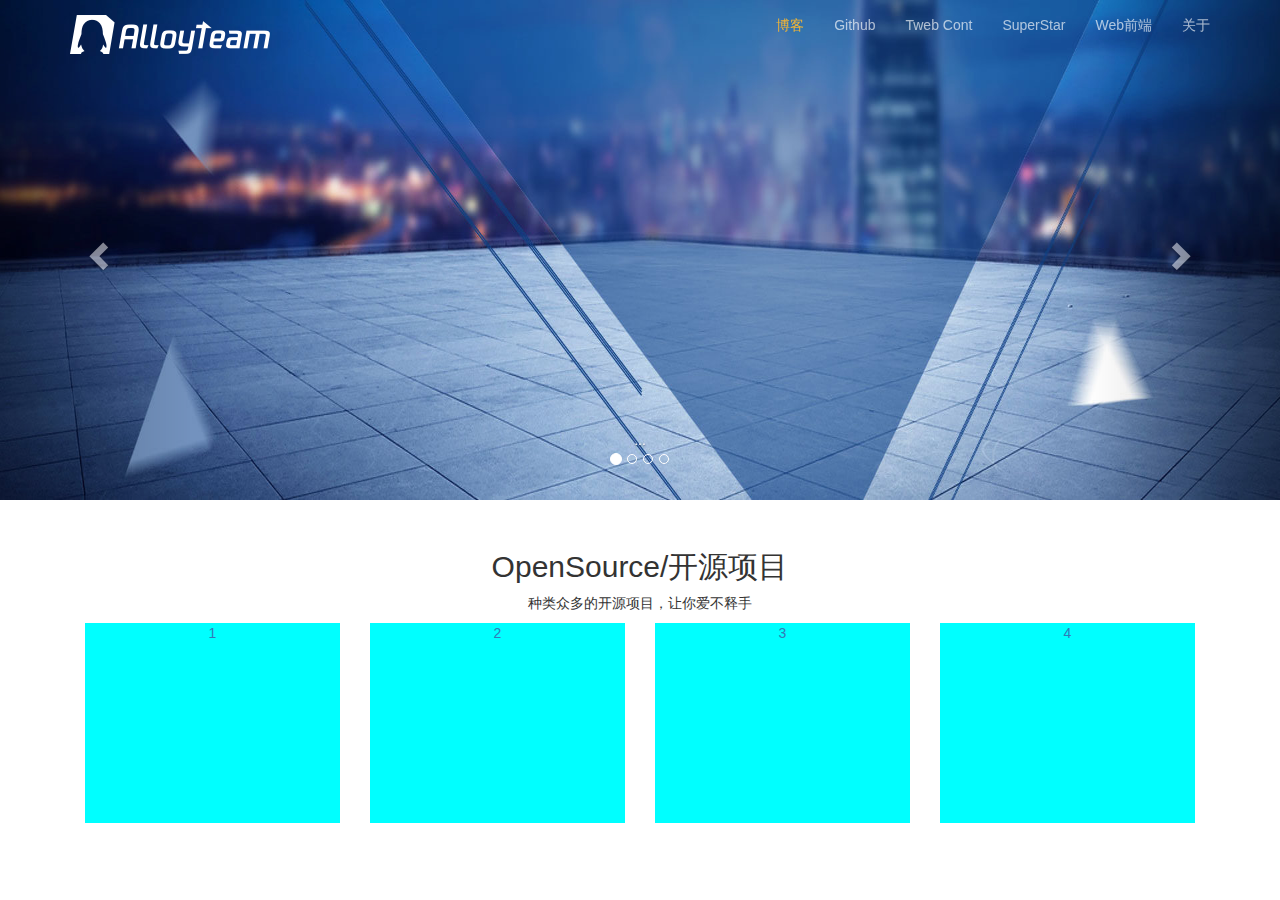
<file: Bootstrap_综合案例AlloyTeam_PC/index.html>
<!DOCTYPE html>
<html lang="en">
<head>
    <meta charset="UTF-8">
    <meta http-equiv="X-UA-Compatible" content="IE=edge">
    <meta name="viewport" content="width=device-width, initial-scale=1.0">
    <title>腾讯全端</title>

    <!-- 框架已包含base.less -->
    
    <!-- 这个不要了，因为定制了新的bootstrap，所以要引入新的css -->
    <!-- <link rel="stylesheet" href="./lib/bootstrap-3.4.1-dist/css/bootstrap.min.css"> -->

    <link rel="stylesheet" href="./lib/bootstrap/css/bootstrap.min.css">
    <link rel="stylesheet" href="./css/index.css">

</head>
<body>
    <!-- 自己引入，注意顺序 -->
    <script src="./lib/js/jquery.js"></script>
    <script src="./lib/bootstrap-3.4.1-dist/js/bootstrap.min.js"></script>

    <!-- 头部 
    .navbar-fixed-top类，导航条固定在顶部-->
    <nav class="navbar navbar-default navbar-fixed-top">
        <div class="container">
        <!-- fluid是宽度100% -->
        <!-- <div class="container-fluid"> -->
          <!-- Brand and toggle get grouped for better mobile display -->
          <div class="navbar-header">
            <button type="button" class="navbar-toggle collapsed" data-toggle="collapse" data-target="#bs-example-navbar-collapse-1" aria-expanded="false">
              <span class="sr-only">Toggle navigation</span>
              <span class="icon-bar"></span>
              <span class="icon-bar"></span>
              <span class="icon-bar"></span>
            </button>
            <!-- 改alloyteam的图标 -->
            <!-- <a class="navbar-brand" href="#">Brand</a> -->
            <a class="navbar-brand" href="#"><img src="./images/logo.png" alt=""></a>
          </div>
      
          <!-- Collect the nav links, forms, and other content for toggling -->
          <div class="collapse navbar-collapse" id="bs-example-navbar-collapse-1">
            <ul class="nav navbar-nav navbar-right">
              <li><a href="#" class="active">博客</a></li>
              <li><a href="#">Github</a></li>
              <li><a href="#">Tweb Cont</a></li>
              <li><a href="#" class="hot">SuperStar</a></li>
              <li><a href="#">Web前端</a></li>
              <li><a href="#">关于</a></li>
            </ul>
          </div><!-- /.navbar-collapse -->
        </div><!-- /.container-fluid -->
    </nav>


    <!-- banner图，bootstrap框架 -->
    <div id="carousel-example-generic" class="carousel slide" data-ride="carousel">
        <!-- Indicators -->
        <ol class="carousel-indicators">
          <li data-target="#carousel-example-generic" data-slide-to="0" class="active"></li>
          <li data-target="#carousel-example-generic" data-slide-to="1"></li>
          <li data-target="#carousel-example-generic" data-slide-to="2"></li>
          <li data-target="#carousel-example-generic" data-slide-to="3"></li>
        </ol>
      
        <!-- Wrapper for slides -->
        <div class="carousel-inner" role="listbox">
          <div class="item active">
            <img src="./uploads/banner_1.jpg" alt="...">
            <div class="carousel-caption">
              ...
            </div>
          </div>
          <div class="item">
            <img src="./uploads/banner_2.jpg" alt="...">
            <div class="carousel-caption">
              ...
            </div>
          </div>
          <div class="item">
            <img src="./uploads/banner_3.jpg" alt="...">
            <div class="carousel-caption">
              ...
            </div>
          </div>
          <div class="item">
            <img src="./uploads/banner_4.jpg" alt="...">
            <div class="carousel-caption">
              ...
            </div>
          </div>
        </div>
      
        <!-- Controls -->
        <a class="left carousel-control" href="#carousel-example-generic" role="button" data-slide="prev">
          <span class="glyphicon glyphicon-chevron-left" aria-hidden="true"></span>
          <span class="sr-only">Previous</span>
        </a>
        <a class="right carousel-control" href="#carousel-example-generic" role="button" data-slide="next">
          <span class="glyphicon glyphicon-chevron-right" aria-hidden="true"></span>
          <span class="sr-only">Next</span>
        </a>
    </div>


    <!-- 开源项目区 -->
    <div class="project">
      <h3 class="h2">OpenSource/开源项目</h3>
      <p>种类众多的开源项目，让你爱不释手</p>
      <div class="container">
        <div class="col-xs-12 col-sm-6 col-md-3"><a href="#">1</a></div>
        <div class="col-xs-12 col-sm-6 col-md-3"><a href="#">2</a></div>
        <div class="col-xs-12 col-sm-6 col-md-3"><a href="#">3</a></div>
        <div class="col-xs-12 col-sm-6 col-md-3"><a href="#">4</a></div>
      </div>
    </div>

      
</body>
</html>
</file>
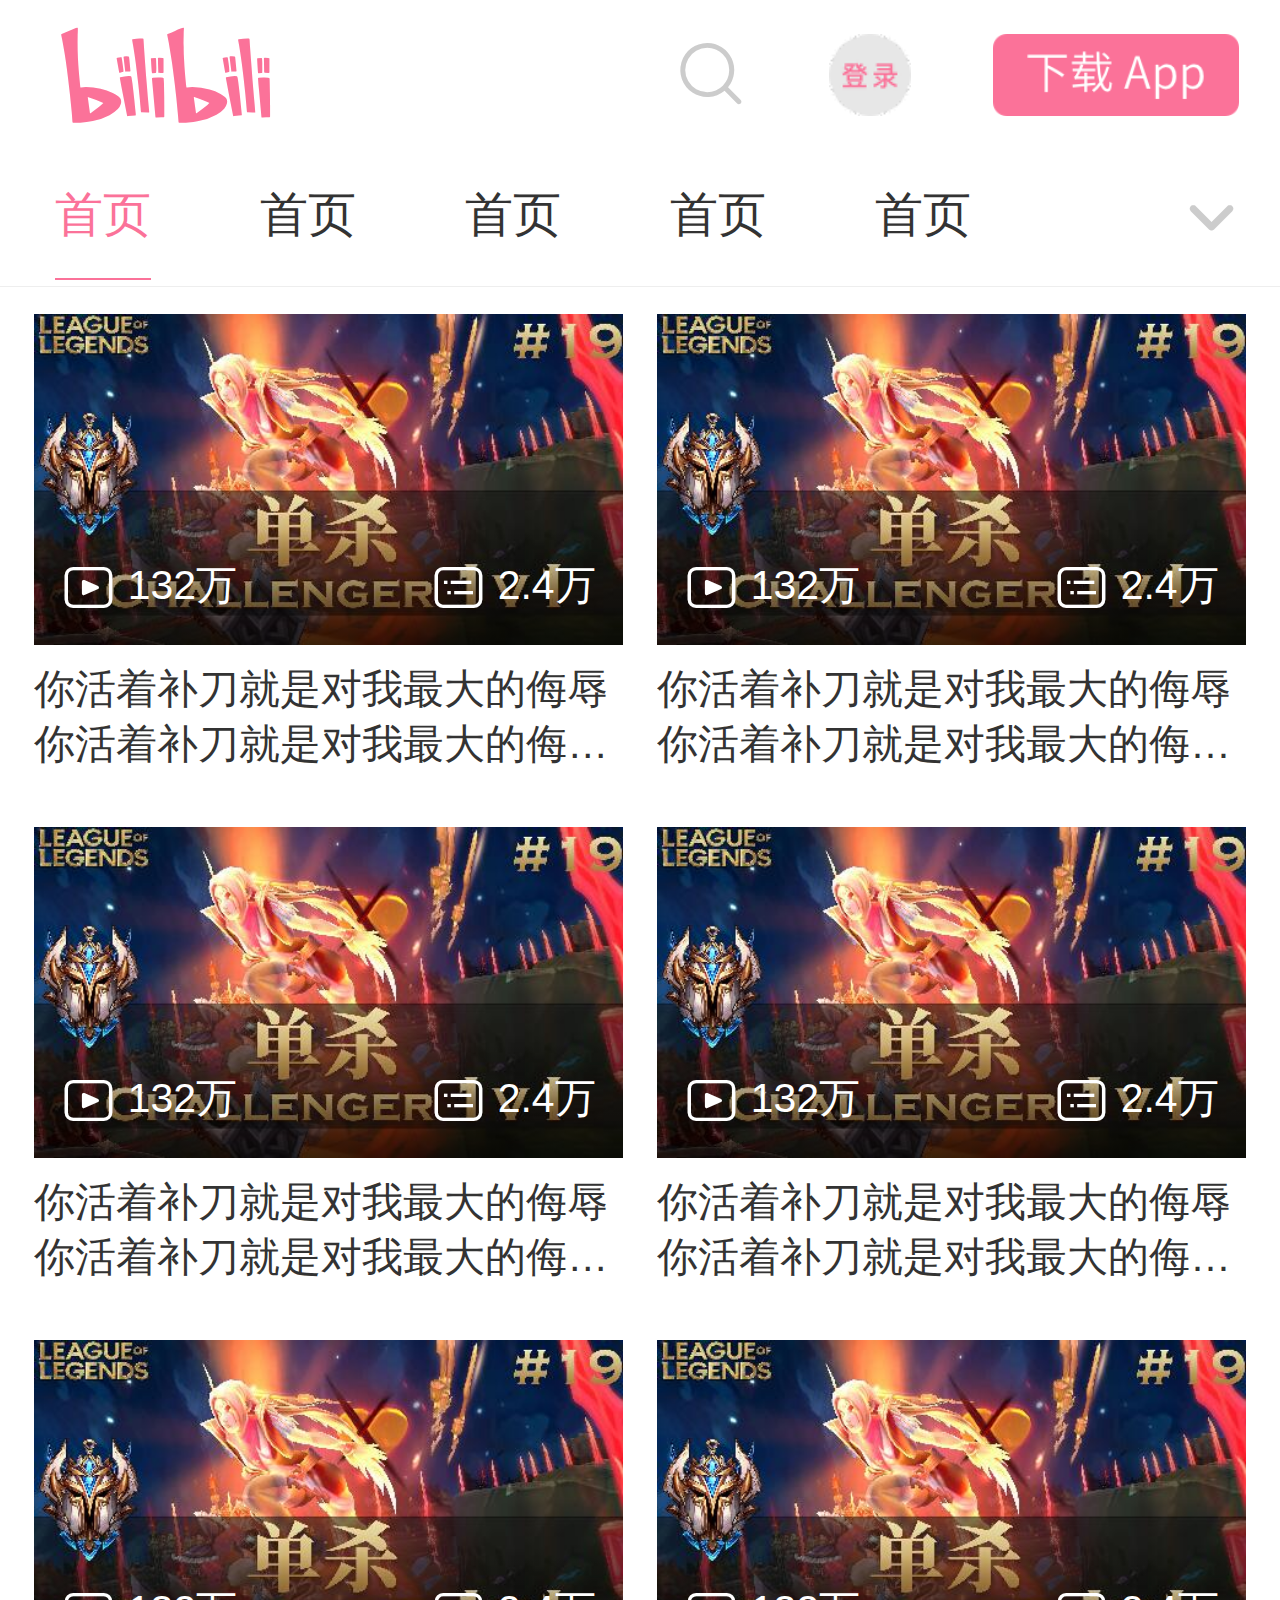
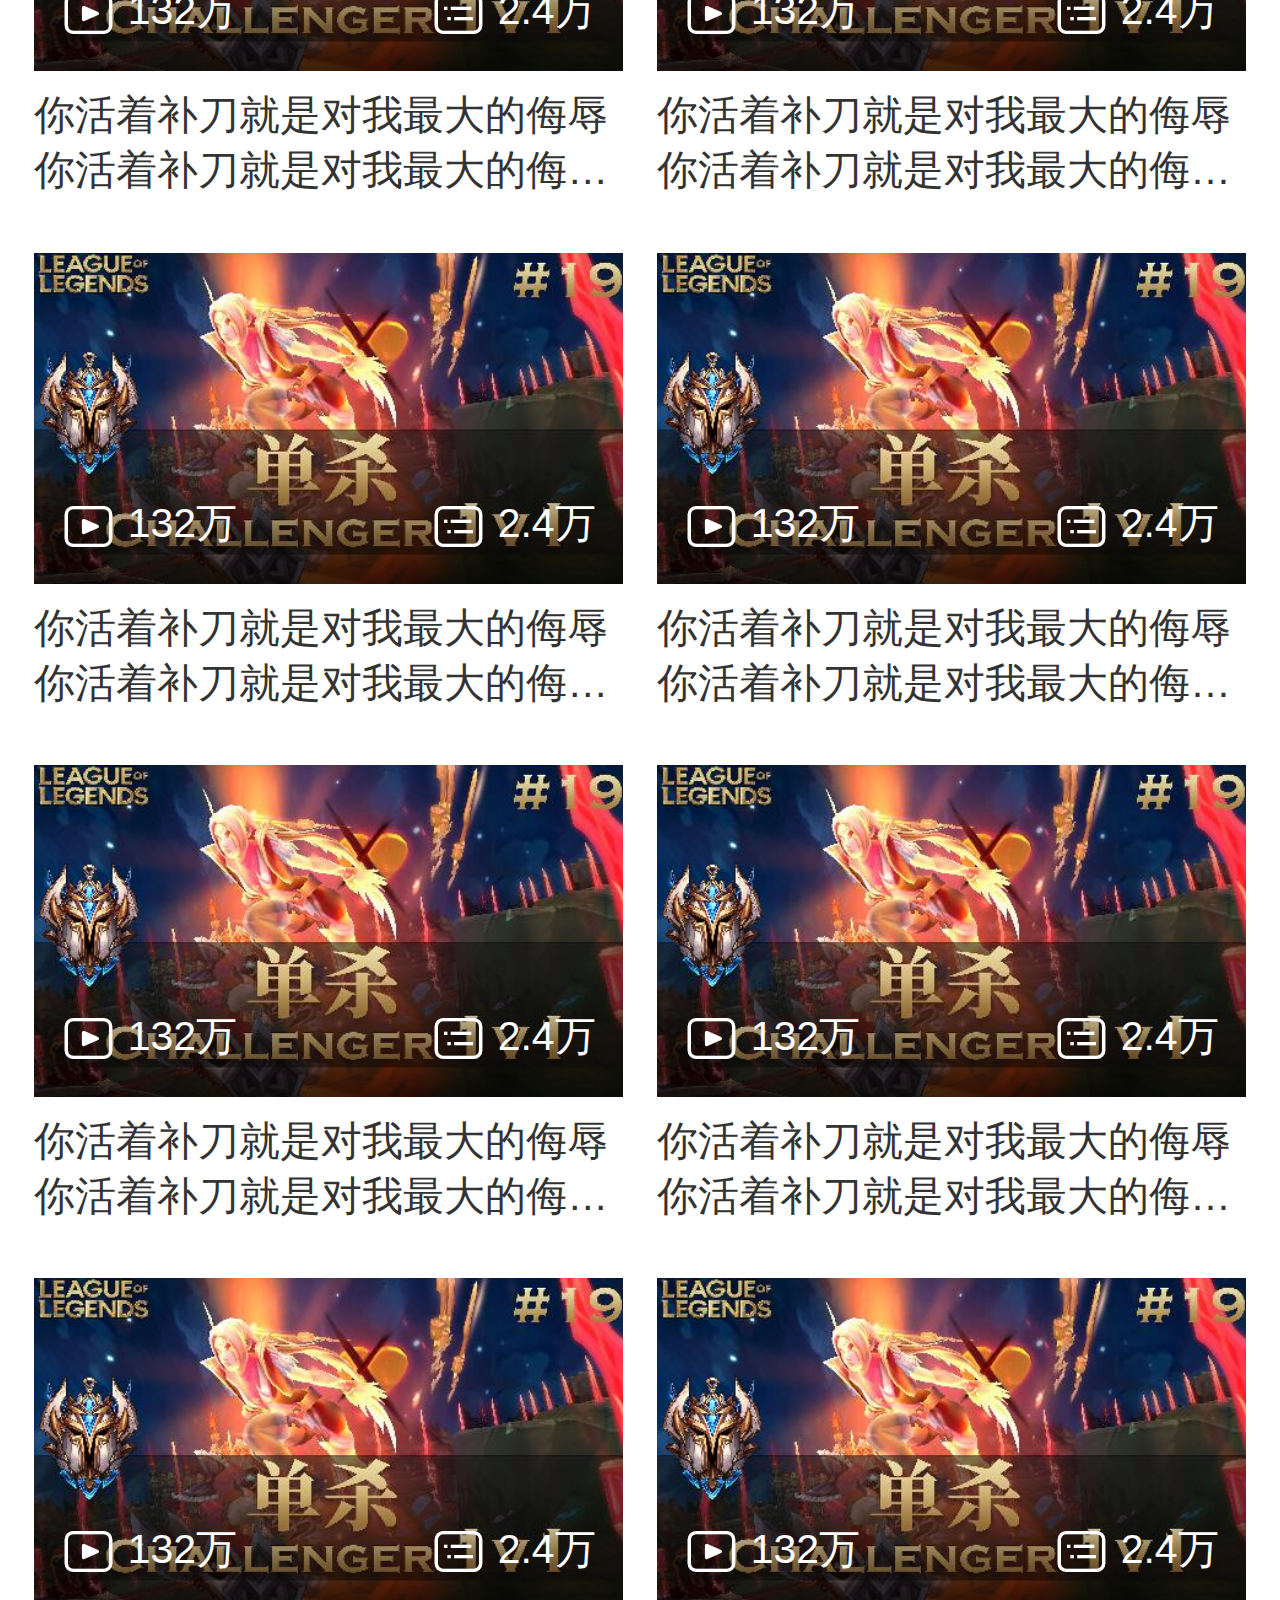
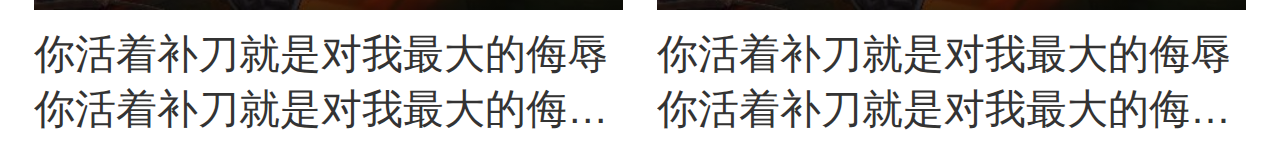
<file: 综合案例b站_移动端/index.html>
<!DOCTYPE html>
<html lang="en">
<head>
    <meta charset="UTF-8">
    <meta http-equiv="X-UA-Compatible" content="IE=edge">
    <meta name="viewport" content="width=device-width, initial-scale=1.0">
    <title>B站</title>
    <link rel="stylesheet" href="./fonts/iconfont.css">
    <link rel="stylesheet" href="./css/index.css">
</head>
<body>
    <header>
        <div class="top">
            <div class="left">
                <a href="#">
                    <i class="iconfont Navbar_logo"></i>
                </a>
            </div>
            <div class="right">
                <a href="#"><i class="iconfont ic_search_tab"></i></a>
                <a href="#" class="login"><img src="./images/login.png" alt=""></a>
                <a href="#" class="download"><img src="./images/download.png" alt=""></a>
            </div>
        </div>
        <div class="bottom">
            <div class="tab">
                <ul>
                    <li><a href="#" class="current">首页</a></li>
                    <li><a href="#">首页</a></li>
                    <li><a href="#">首页</a></li>
                    <li><a href="#">首页</a></li>
                    <li><a href="#">首页</a></li>
                </ul>
            </div>
            <div class="more">
                <a href="#"><i class="iconfont general_pulldown_s"></i></a>
            </div>
        </div>
    </header>
   
    <section class="video_content">
        <!-- 有五个菜单的视频 -->
        <div class="video_list">
            <a href="#">
                <div class="pic">
                    <img src="./images/1.jpg" alt="">
                    <div class="count">
                        <p>
                            <i class="iconfont icon_shipin_bofangshu"></i>
                            <span>132</span>万
                        </p>
                        <p>
                            <i class="iconfont icon_shipin_danmushu"></i>
                            <span>2.4</span>万
                        </p>
                    </div>
                </div>
                <div class="txt ellipsis-2">你活着补刀就是对我最大的侮辱你活着补刀就是对我最大的侮辱你活着补刀就是对我最大的侮辱</div>
            </a>
            <a href="#">
                <div class="pic">
                    <img src="./images/1.jpg" alt="">
                    <div class="count">
                        <p>
                            <i class="iconfont icon_shipin_bofangshu"></i>
                            <span>132</span>万
                        </p>
                        <p>
                            <i class="iconfont icon_shipin_danmushu"></i>
                            <span>2.4</span>万
                        </p>
                    </div>
                </div>
                <div class="txt ellipsis-2">你活着补刀就是对我最大的侮辱你活着补刀就是对我最大的侮辱你活着补刀就是对我最大的侮辱</div>
            </a>            <a href="#">
                <div class="pic">
                    <img src="./images/1.jpg" alt="">
                    <div class="count">
                        <p>
                            <i class="iconfont icon_shipin_bofangshu"></i>
                            <span>132</span>万
                        </p>
                        <p>
                            <i class="iconfont icon_shipin_danmushu"></i>
                            <span>2.4</span>万
                        </p>
                    </div>
                </div>
                <div class="txt ellipsis-2">你活着补刀就是对我最大的侮辱你活着补刀就是对我最大的侮辱你活着补刀就是对我最大的侮辱</div>
            </a>            <a href="#">
                <div class="pic">
                    <img src="./images/1.jpg" alt="">
                    <div class="count">
                        <p>
                            <i class="iconfont icon_shipin_bofangshu"></i>
                            <span>132</span>万
                        </p>
                        <p>
                            <i class="iconfont icon_shipin_danmushu"></i>
                            <span>2.4</span>万
                        </p>
                    </div>
                </div>
                <div class="txt ellipsis-2">你活着补刀就是对我最大的侮辱你活着补刀就是对我最大的侮辱你活着补刀就是对我最大的侮辱</div>
            </a>            <a href="#">
                <div class="pic">
                    <img src="./images/1.jpg" alt="">
                    <div class="count">
                        <p>
                            <i class="iconfont icon_shipin_bofangshu"></i>
                            <span>132</span>万
                        </p>
                        <p>
                            <i class="iconfont icon_shipin_danmushu"></i>
                            <span>2.4</span>万
                        </p>
                    </div>
                </div>
                <div class="txt ellipsis-2">你活着补刀就是对我最大的侮辱你活着补刀就是对我最大的侮辱你活着补刀就是对我最大的侮辱</div>
            </a>            <a href="#">
                <div class="pic">
                    <img src="./images/1.jpg" alt="">
                    <div class="count">
                        <p>
                            <i class="iconfont icon_shipin_bofangshu"></i>
                            <span>132</span>万
                        </p>
                        <p>
                            <i class="iconfont icon_shipin_danmushu"></i>
                            <span>2.4</span>万
                        </p>
                    </div>
                </div>
                <div class="txt ellipsis-2">你活着补刀就是对我最大的侮辱你活着补刀就是对我最大的侮辱你活着补刀就是对我最大的侮辱</div>
            </a>
            <a href="#">
                <div class="pic">
                    <img src="./images/1.jpg" alt="">
                    <div class="count">
                        <p>
                            <i class="iconfont icon_shipin_bofangshu"></i>
                            <span>132</span>万
                        </p>
                        <p>
                            <i class="iconfont icon_shipin_danmushu"></i>
                            <span>2.4</span>万
                        </p>
                    </div>
                </div>
                <div class="txt ellipsis-2">你活着补刀就是对我最大的侮辱你活着补刀就是对我最大的侮辱你活着补刀就是对我最大的侮辱</div>
            </a>            <a href="#">
                <div class="pic">
                    <img src="./images/1.jpg" alt="">
                    <div class="count">
                        <p>
                            <i class="iconfont icon_shipin_bofangshu"></i>
                            <span>132</span>万
                        </p>
                        <p>
                            <i class="iconfont icon_shipin_danmushu"></i>
                            <span>2.4</span>万
                        </p>
                    </div>
                </div>
                <div class="txt ellipsis-2">你活着补刀就是对我最大的侮辱你活着补刀就是对我最大的侮辱你活着补刀就是对我最大的侮辱</div>
            </a>            <a href="#">
                <div class="pic">
                    <img src="./images/1.jpg" alt="">
                    <div class="count">
                        <p>
                            <i class="iconfont icon_shipin_bofangshu"></i>
                            <span>132</span>万
                        </p>
                        <p>
                            <i class="iconfont icon_shipin_danmushu"></i>
                            <span>2.4</span>万
                        </p>
                    </div>
                </div>
                <div class="txt ellipsis-2">你活着补刀就是对我最大的侮辱你活着补刀就是对我最大的侮辱你活着补刀就是对我最大的侮辱</div>
            </a>            <a href="#">
                <div class="pic">
                    <img src="./images/1.jpg" alt="">
                    <div class="count">
                        <p>
                            <i class="iconfont icon_shipin_bofangshu"></i>
                            <span>132</span>万
                        </p>
                        <p>
                            <i class="iconfont icon_shipin_danmushu"></i>
                            <span>2.4</span>万
                        </p>
                    </div>
                </div>
                <div class="txt ellipsis-2">你活着补刀就是对我最大的侮辱你活着补刀就是对我最大的侮辱你活着补刀就是对我最大的侮辱</div>
            </a>            <a href="#">
                <div class="pic">
                    <img src="./images/1.jpg" alt="">
                    <div class="count">
                        <p>
                            <i class="iconfont icon_shipin_bofangshu"></i>
                            <span>132</span>万
                        </p>
                        <p>
                            <i class="iconfont icon_shipin_danmushu"></i>
                            <span>2.4</span>万
                        </p>
                    </div>
                </div>
                <div class="txt ellipsis-2">你活着补刀就是对我最大的侮辱你活着补刀就是对我最大的侮辱你活着补刀就是对我最大的侮辱</div>
            </a>
            <a href="#">
                <div class="pic">
                    <img src="./images/1.jpg" alt="">
                    <div class="count">
                        <p>
                            <i class="iconfont icon_shipin_bofangshu"></i>
                            <span>132</span>万
                        </p>
                        <p>
                            <i class="iconfont icon_shipin_danmushu"></i>
                            <span>2.4</span>万
                        </p>
                    </div>
                </div>
                <div class="txt ellipsis-2">你活着补刀就是对我最大的侮辱你活着补刀就是对我最大的侮辱你活着补刀就是对我最大的侮辱</div>
            </a>
        </div>
    </section>



</body>
</html>
</file>
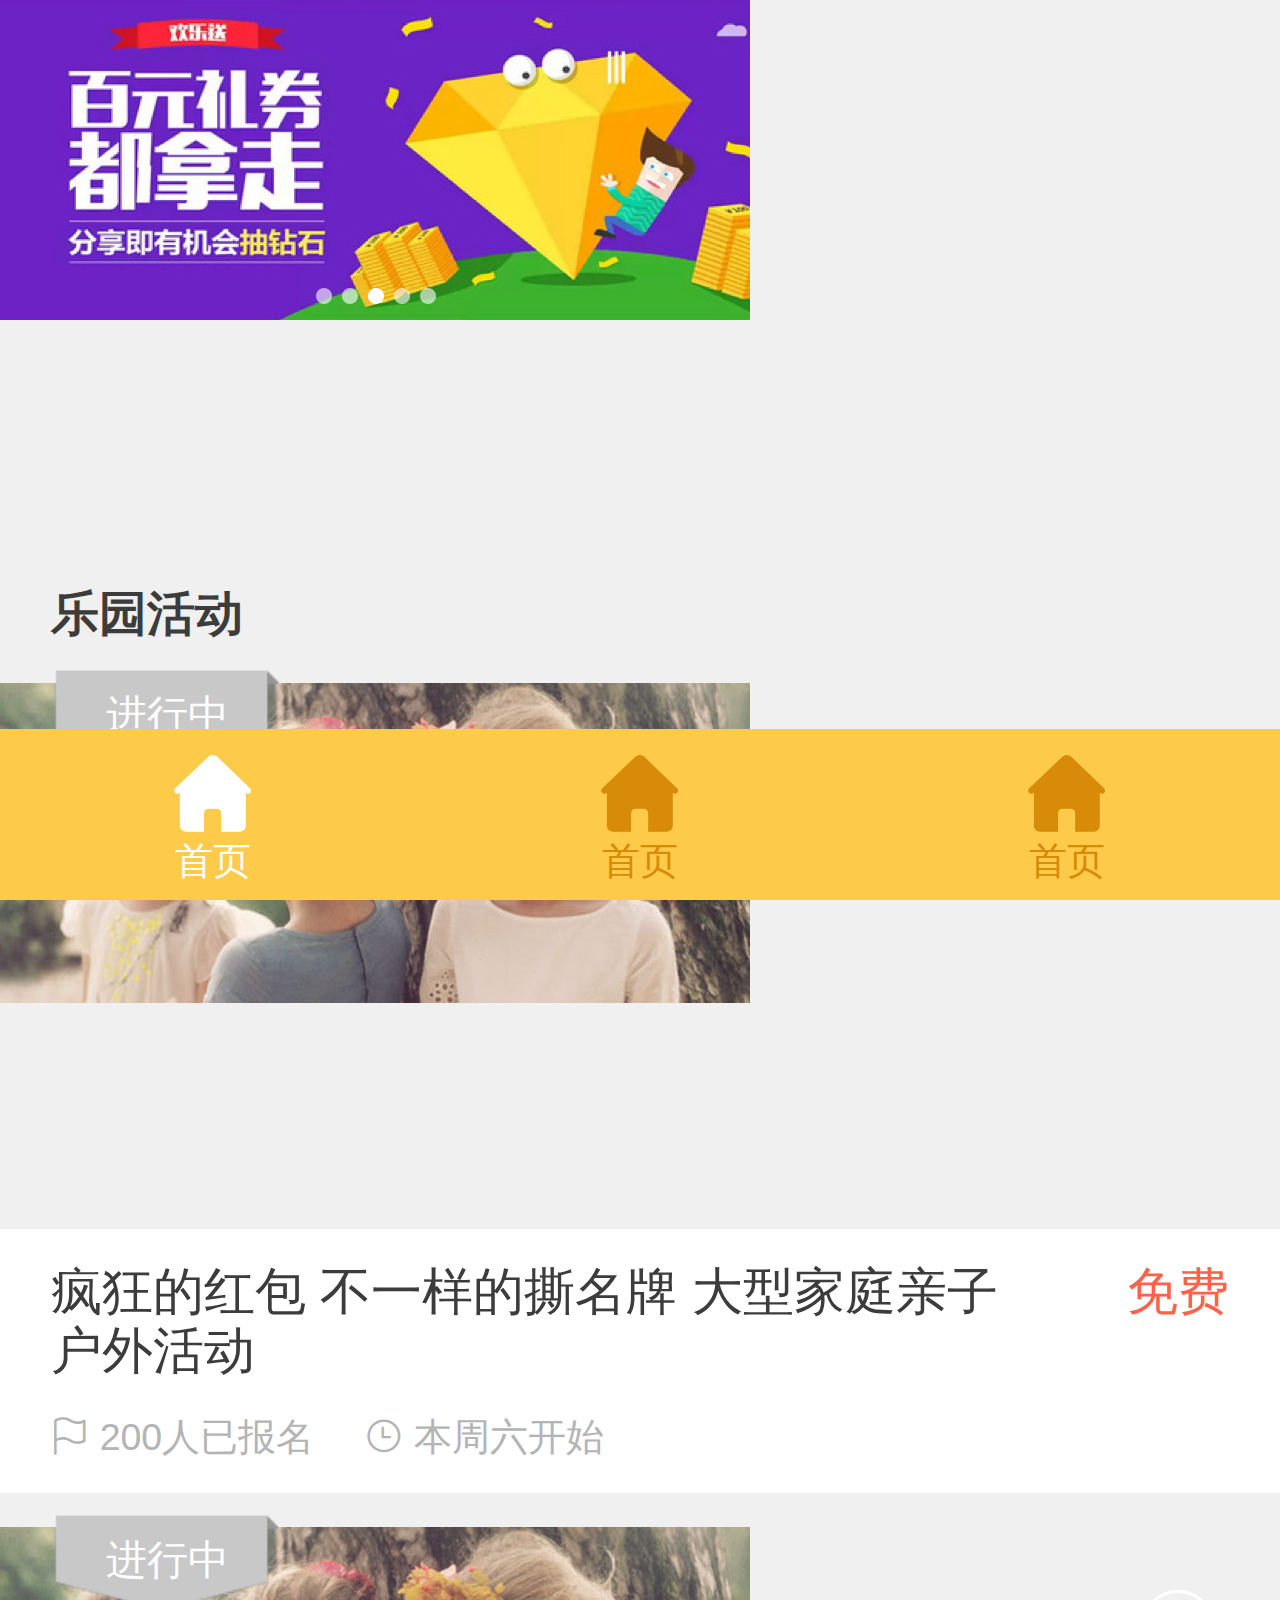
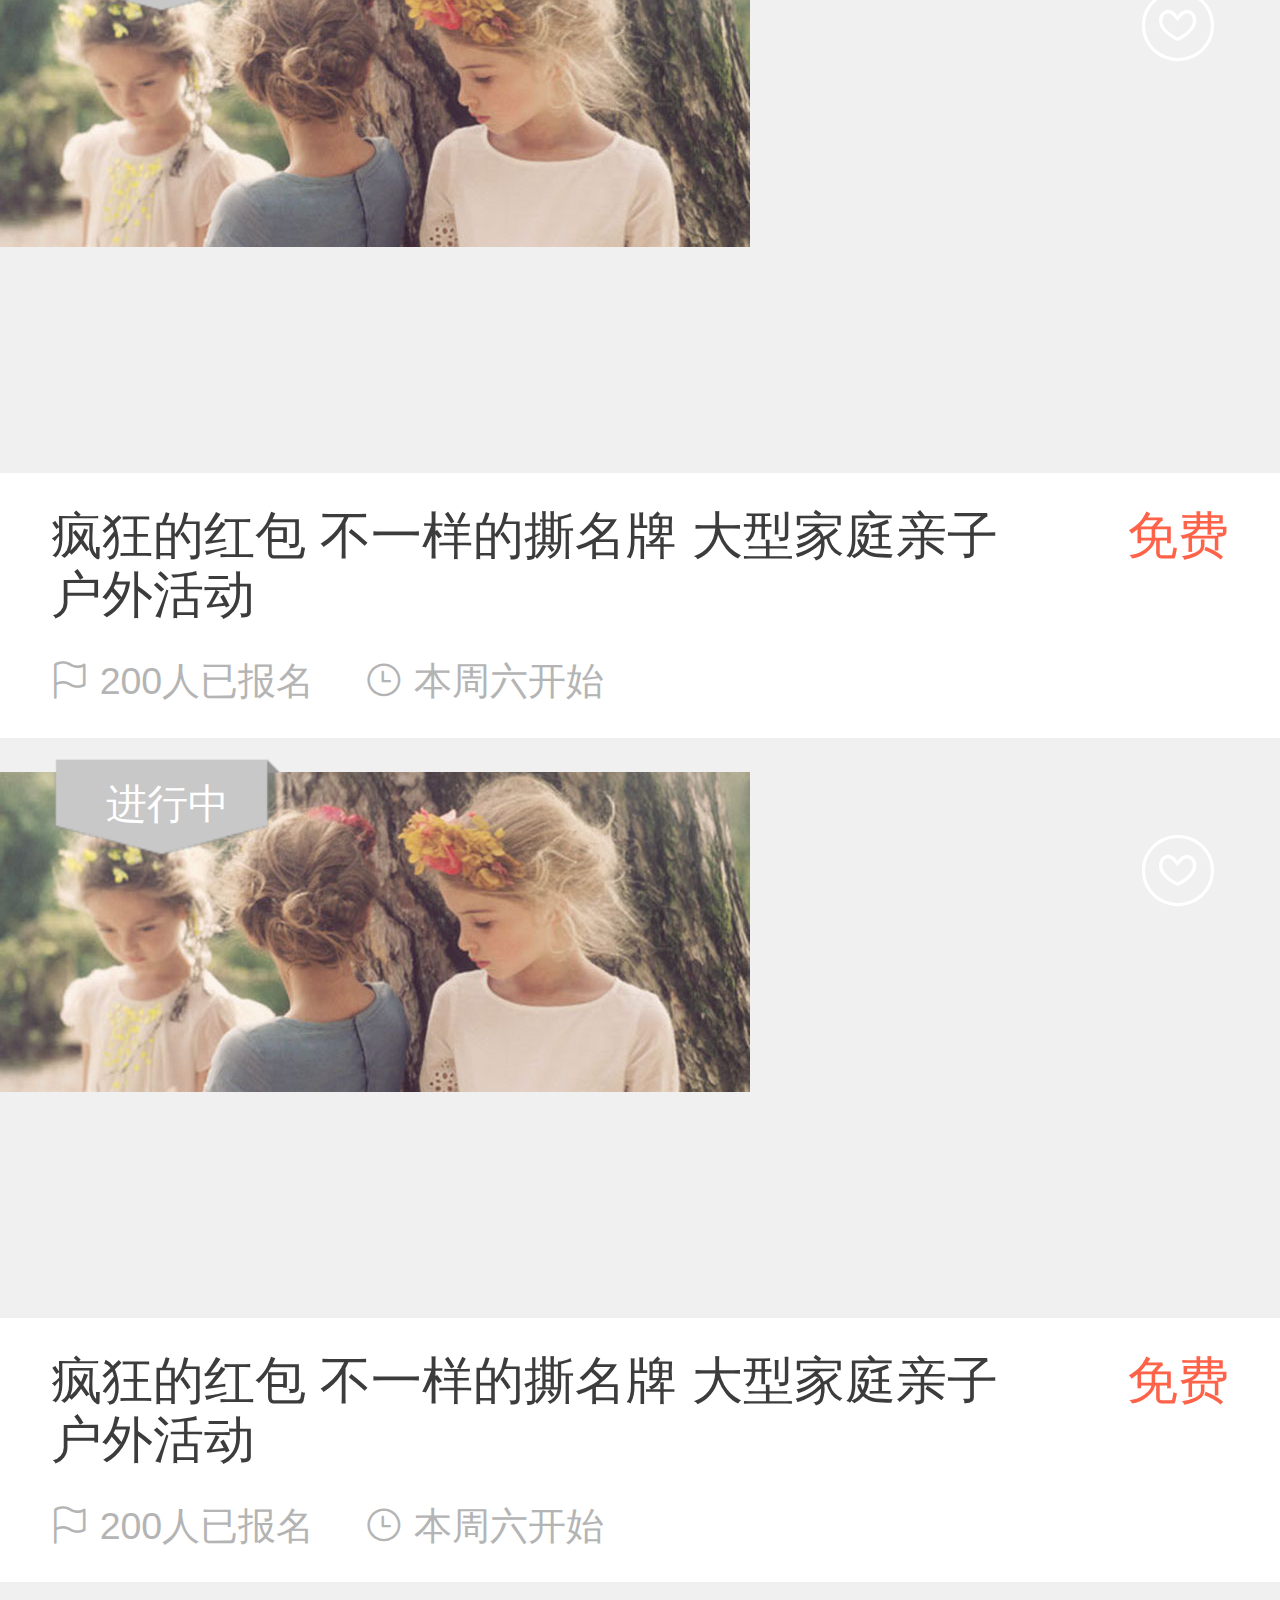
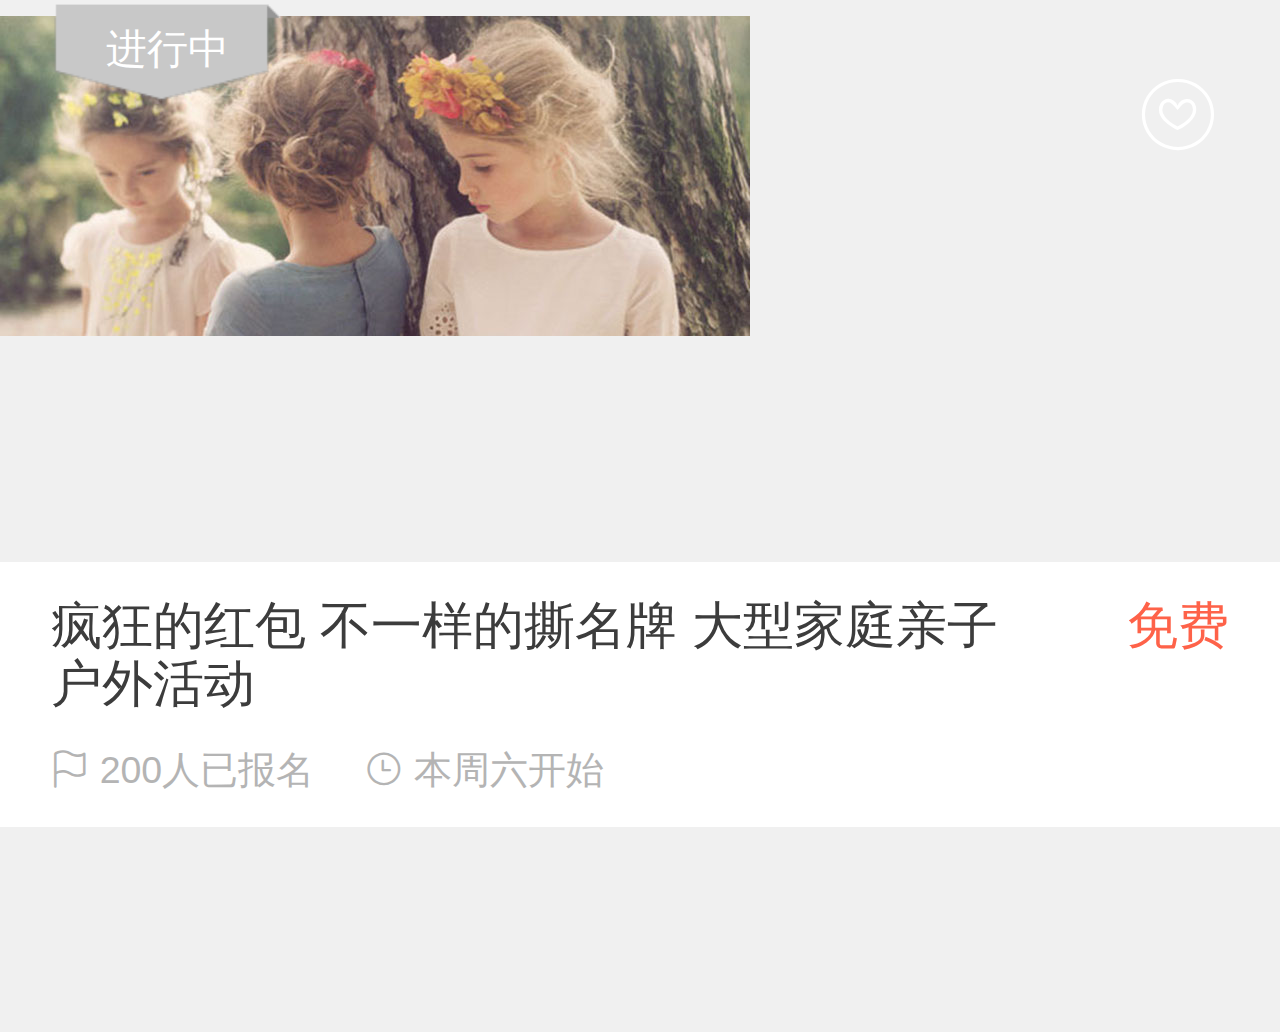
<file: less综合案例游乐园_移动端/FC/index.html>
<!DOCTYPE html>
<html lang="en">
<head>
    <meta charset="UTF-8">
    <meta http-equiv="X-UA-Compatible" content="IE=edge">
    <meta name="viewport" content="width=device-width, initial-scale=1.0">
    <title>游乐园</title>
    <!-- 图标字体样式表 -->
    <link rel="shortcut icon" href="favicon.ico" type="image/x-icon">
    <link rel="stylesheet" href="./lib/iconfont/iconfont.css">
    <link rel="stylesheet" href="./css/index.css">
</head>
<body>
    <!-- 移动适配 -->
    <script src="./js/flexible.js"></script>

    <div class="main">
        <div class="banner">
            <ul>
                <li><a href="#"><img src="./uploads/banner_1.png" alt=""></a></li>
            </ul>
        </div>

        <!-- 活动标题 -->
        <div class="title">
            <h4>乐园活动</h4>
        </div>

        <!-- 活动 -->
        <section class="item">
            <div class="pic">
                <a href="#"><img src="./uploads/item_2.png" alt=""></a>
                <!-- 收藏 -->
                <i class="iconfont icon-shoucang1"></i>

                <!-- !!!!!!!!!!!!!!!!!!!!!!!! -->
                <!-- 状态,两种状态，在css中都写上，然后js选择 -->
                <div class="active off">进行中</div>
            </div>

            <div class="txt">
                <div class="top">
                    <h5>疯狂的红包 不一样的撕名牌 大型家庭亲子户外活动</h5>
                    <p>免费</p>
                </div>

                <div class="bottom">
                    <p>
                        <i class="iconfont icon-qizhi"></i>
                        <span>200</span>人已报名
                    </p>
                    <p>
                        <i class="iconfont icon-shizhong"></i>
                        <span>本周六</span>开始
                    </p>
                </div>
            </div>
        </section>

        <section class="item">
            <div class="pic">
                <a href="#"><img src="./uploads/item_2.png" alt=""></a>
                <!-- 收藏 -->
                <i class="iconfont icon-shoucang1"></i>

                <!-- !!!!!!!!!!!!!!!!!!!!!!!! -->
                <!-- 状态,两种状态，在css中都写上，然后js选择 -->
                <div class="active off">进行中</div>
            </div>

            <div class="txt">
                <div class="top">
                    <h5>疯狂的红包 不一样的撕名牌 大型家庭亲子户外活动</h5>
                    <p>免费</p>
                </div>

                <div class="bottom">
                    <p>
                        <i class="iconfont icon-qizhi"></i>
                        <span>200</span>人已报名
                    </p>
                    <p>
                        <i class="iconfont icon-shizhong"></i>
                        <span>本周六</span>开始
                    </p>
                </div>
            </div>
        </section>

        <section class="item">
            <div class="pic">
                <a href="#"><img src="./uploads/item_2.png" alt=""></a>
                <!-- 收藏 -->
                <i class="iconfont icon-shoucang1"></i>

                <!-- !!!!!!!!!!!!!!!!!!!!!!!! -->
                <!-- 状态,两种状态，在css中都写上，然后js选择 -->
                <div class="active off">进行中</div>
            </div>

            <div class="txt">
                <div class="top">
                    <h5>疯狂的红包 不一样的撕名牌 大型家庭亲子户外活动</h5>
                    <p>免费</p>
                </div>

                <div class="bottom">
                    <p>
                        <i class="iconfont icon-qizhi"></i>
                        <span>200</span>人已报名
                    </p>
                    <p>
                        <i class="iconfont icon-shizhong"></i>
                        <span>本周六</span>开始
                    </p>
                </div>
            </div>
        </section>

        <section class="item">
            <div class="pic">
                <a href="#"><img src="./uploads/item_2.png" alt=""></a>
                <!-- 收藏 -->
                <i class="iconfont icon-shoucang1"></i>

                <!-- !!!!!!!!!!!!!!!!!!!!!!!! -->
                <!-- 状态,两种状态，在css中都写上，然后js选择 -->
                <div class="active off">进行中</div>
            </div>

            <div class="txt">
                <div class="top">
                    <h5>疯狂的红包 不一样的撕名牌 大型家庭亲子户外活动</h5>
                    <p>免费</p>
                </div>

                <div class="bottom">
                    <p>
                        <i class="iconfont icon-qizhi"></i>
                        <span>200</span>人已报名
                    </p>
                    <p>
                        <i class="iconfont icon-shizhong"></i>
                        <span>本周六</span>开始
                    </p>
                </div>
            </div>
        </section>

    </div>




    <footer>
        <a href="#" class="current">
            <i class="iconfont icon-index-copy"></i>
            <p>首页</p>
        </a>

        <a href="#">
            <i class="iconfont icon-index-copy"></i>
            <p>首页</p>
        </a>

        <a href="#">
            <i class="iconfont icon-index-copy"></i>
            <p>首页</p>
        </a>
    </footer>

</body>
</html>
</file>
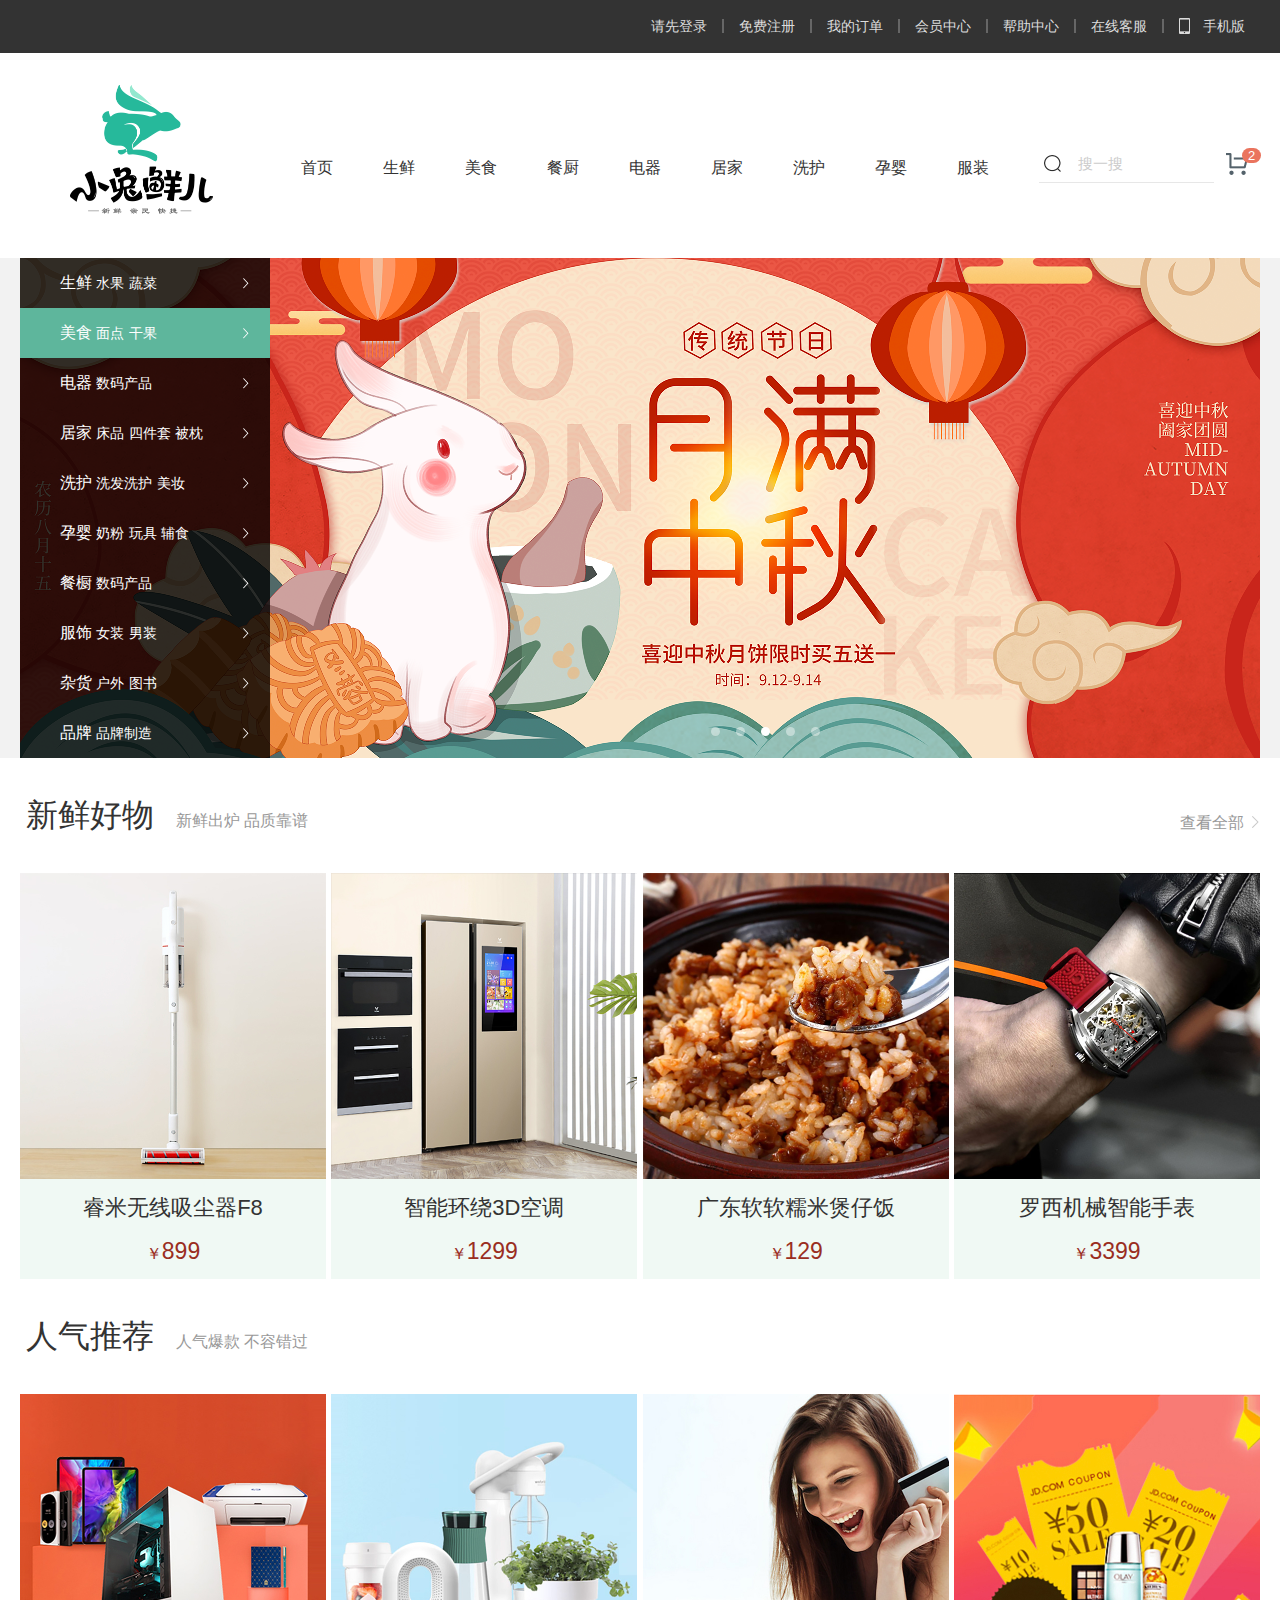
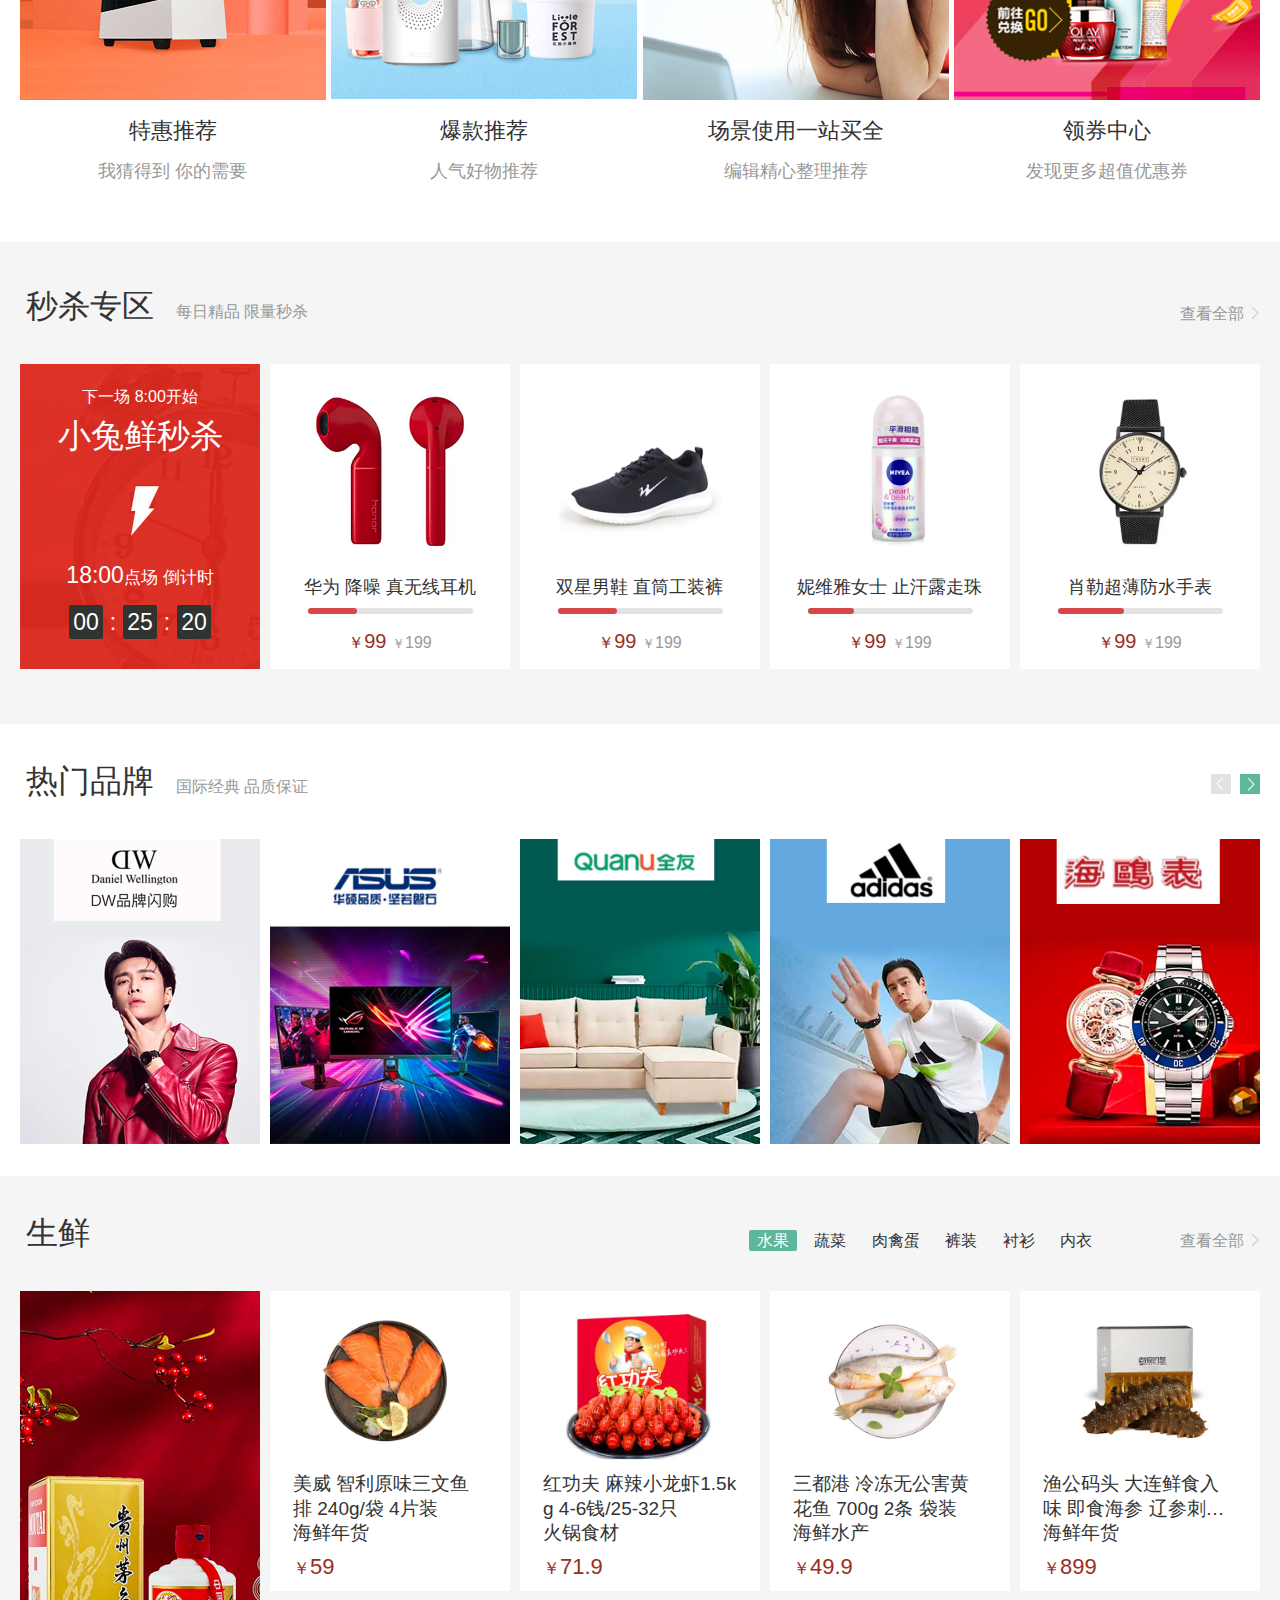
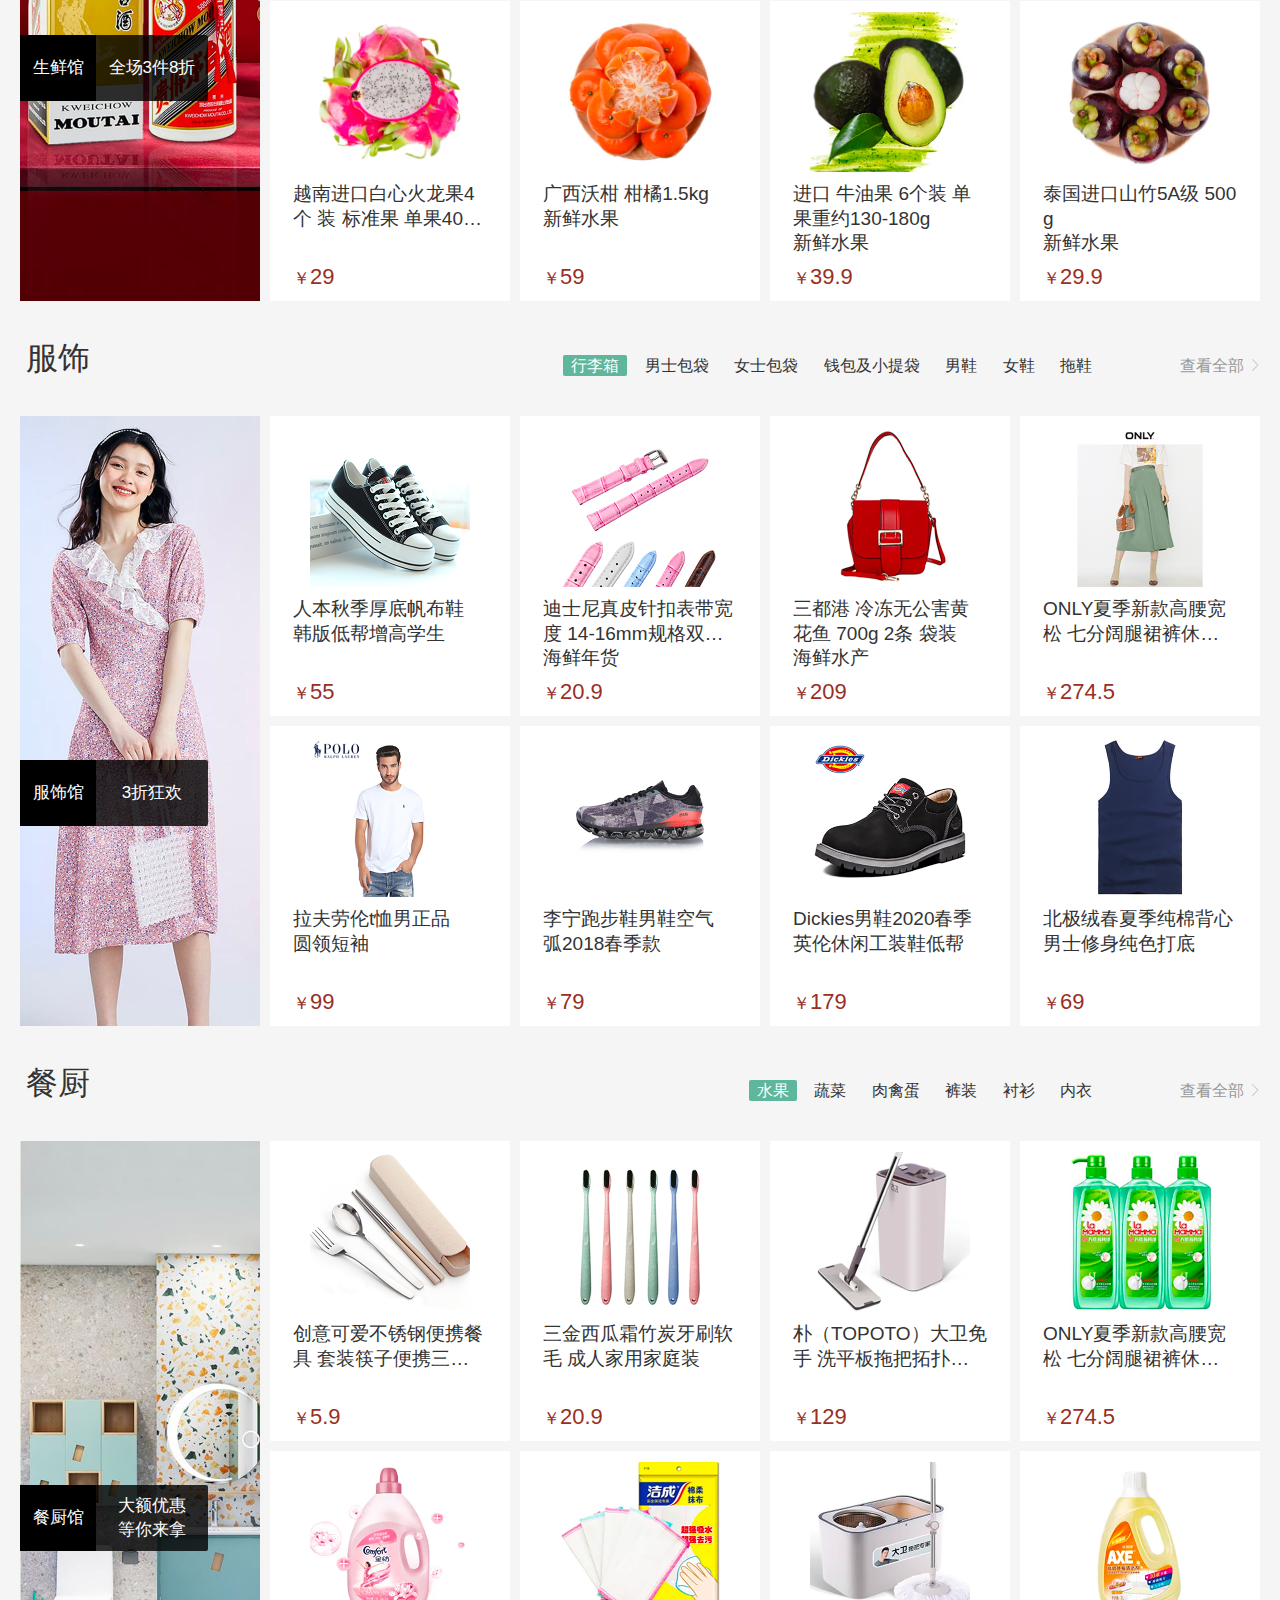
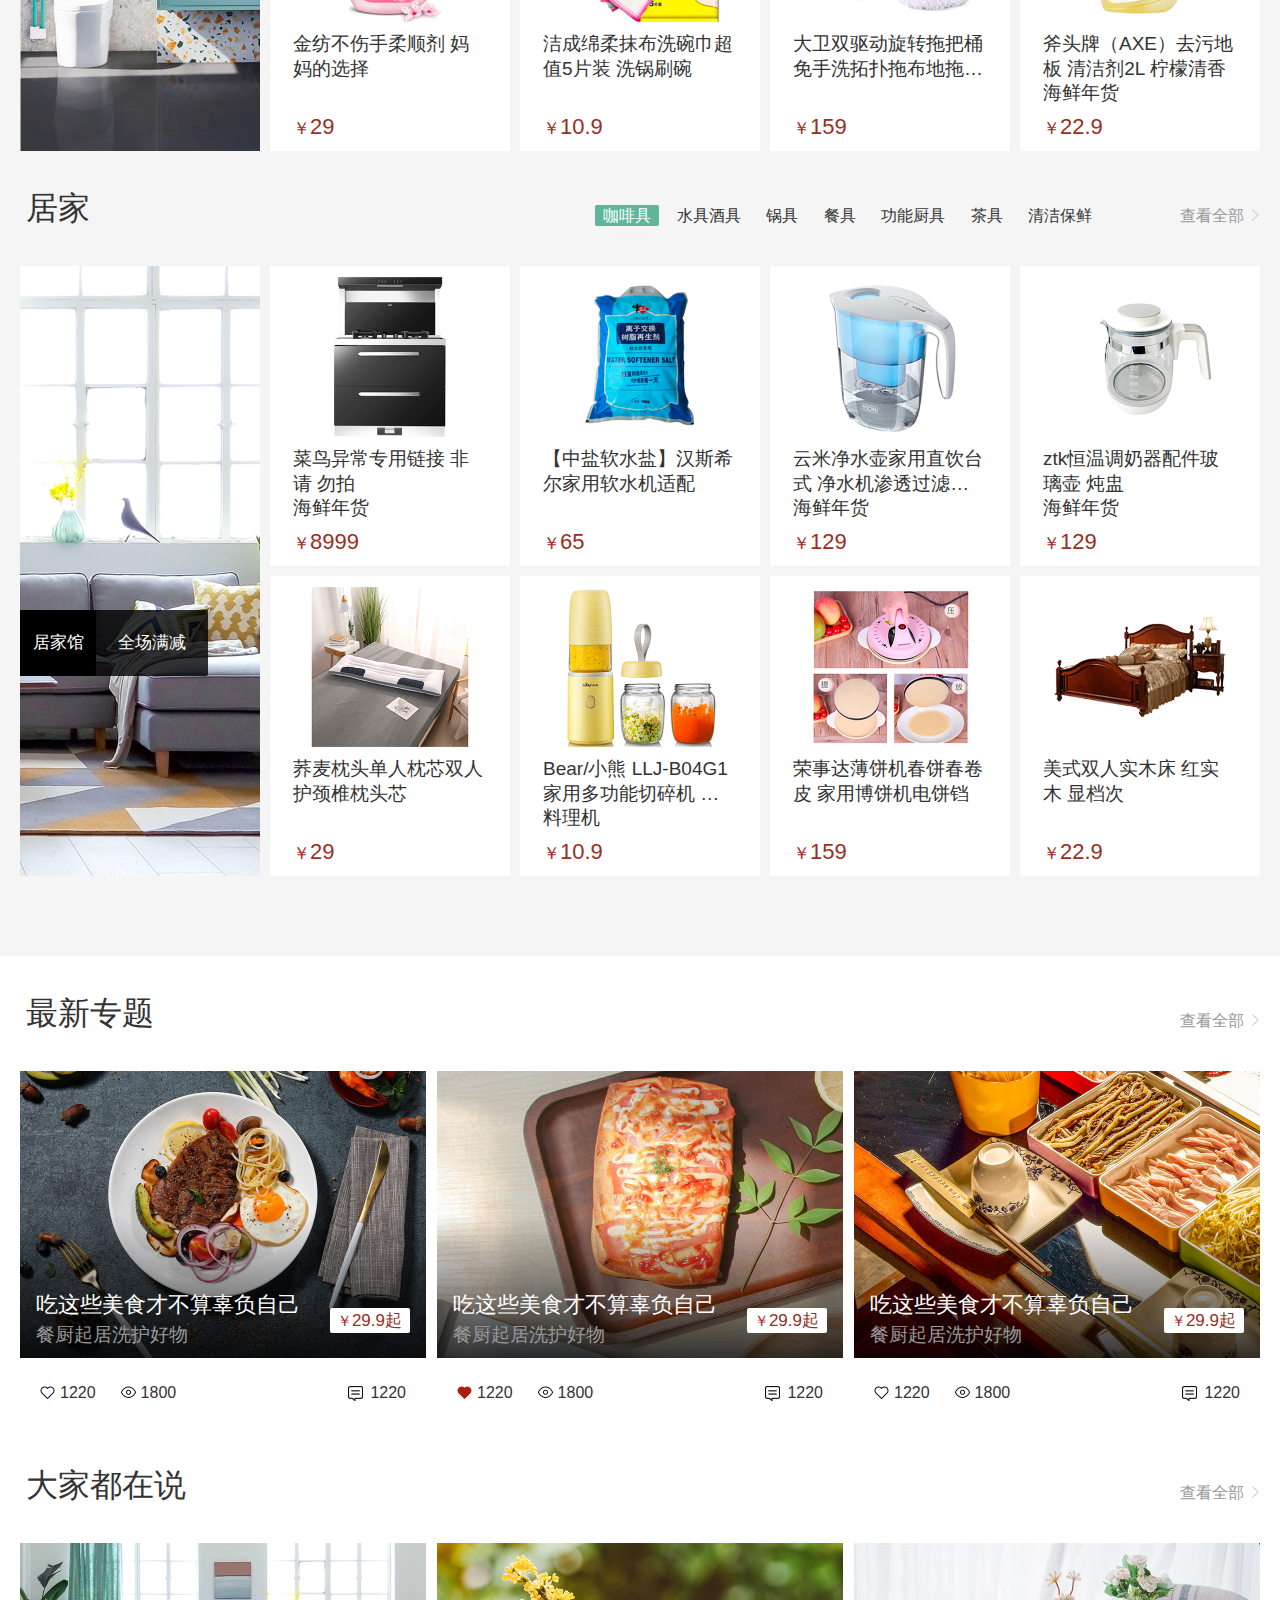
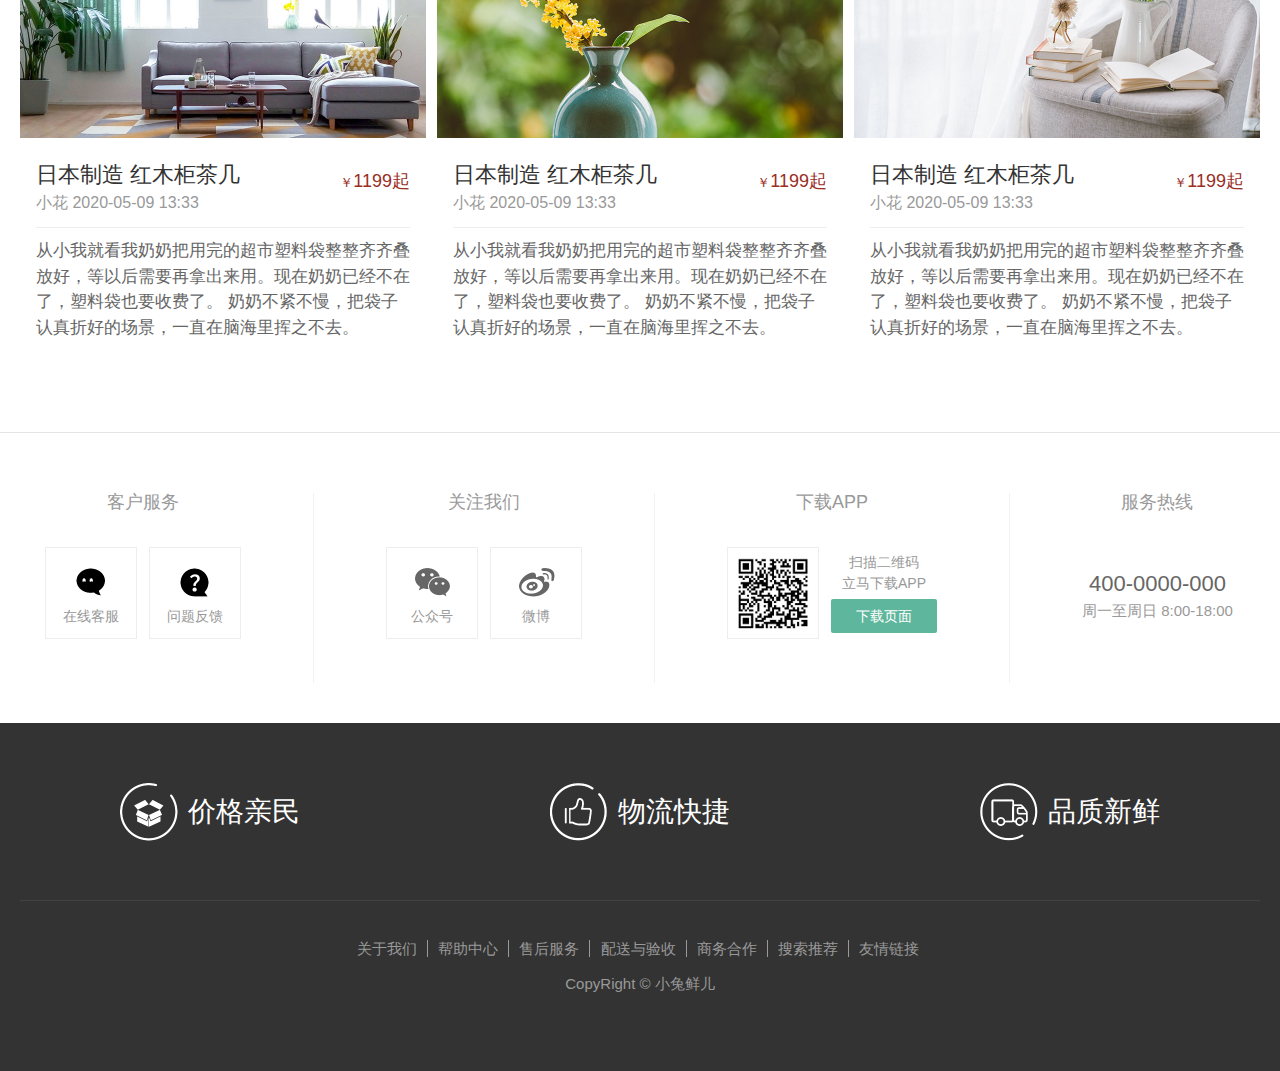
<file: xtx_PC/xtx-pc/小兔鲜儿-个人中心/index.html>
<!DOCTYPE html>
<html lang="en">
<head>
  <meta charset="UTF-8">
  <title>小兔鲜儿 - 新鲜 惠民 快捷!</title>
  <meta http-equiv="X-UA-Compatible" content="IE=edge">
  <meta name="renderer" content="webkit">
  <link rel="shortcut icon" href="./favicon.ico">
  <link rel="stylesheet" href="./css/base.css">
  <link rel="stylesheet" href="./css/normalize.css">
  <link rel="stylesheet" href="./css/index.css">
</head>
<body>
  <!-- 项部导航 -->
  <div class="xtx_topnav">
    <div class="wrapper">
      <!-- 顶部导航 -->
      <ul class="xtx_navs">
        <li>
          <a href="./login.html">请先登录</a>
        </li>
        <li>
          <a href="./register.html">免费注册</a>
        </li>
        <li>
          <a href="javascript:;">我的订单</a>
        </li>
        <li>
          <a href="javascript:;">会员中心</a>
        </li>
        <li>
          <a href="javascript:;">帮助中心</a>
        </li>
        <li>
          <a href="javascript:;">在线客服</a>
        </li>
        <li>
          <a href="javascript:;">
            <i class="mobile sprites"></i>
            手机版
          </a>
        </li>
      </ul>
    </div>
  </div>
  <!-- 头部 -->
  <div class="xtx_header clearfix">
    <div class="wrapper">
      <!-- 网站Logo -->
      <h1 class="xtx_logo"><a href="/">小兔鲜儿</a></h1>
      <!-- 主导航 -->
      <div class="xtx_navs">
        <ul class="clearfix">
          <li>
            <a href="javascript:;">首页</a>
          </li>
          <li>
              <a href="javascript:;">生鲜</a>
          </li>
          <li>
            <a href="javascript:;">美食</a>
          </li>
          <li>
            <a href="javascript:;">餐厨</a>
          </li>
          <li>
            <a href="javascript:;">电器</a>
          </li>
          <li>
            <a href="javascript:;">居家</a>
          </li>
          <li>
            <a href="javascript:;">洗护</a>
          </li>
          <li>
            <a href="javascript:;">孕婴</a>
          </li>
          <li>
            <a href="javascript:;">服装</a>
          </li>
        </ul>
      </div>
      <!-- 站内搜索 -->
      <div class="xtx_search clearfix">
        <!-- 购物车 -->
        <a href="javascript:;" class="xtx_search_cart sprites">
          <i>2</i>
        </a>
        <!-- 搜索框 -->
        <div class="xtx_search_wrapper">
          <input type="text" placeholder="搜一搜">
        </div>
      </div>
    </div>
  </div>
  <!-- 分类及焦点图 -->
  <div class="xtx_entry">
    <div class="wrapper">
      <!-- 分类 -->
      <div class="xtx_category">
        <!-- 顶级分类 -->
        <ul class="xtx_category_super">
          <li>
            <a href="javascript:;">
              生鲜
              <small>水果</small>
              <small>蔬菜</small>
            </a>
            <i class="sprites"></i>
          </li>
          <li class="active">
            <a href="javascript:;">
              美食
              <small>面点</small>
              <small>干果</small>
            </a>
            <i class="sprites"></i>
          </li>
          <li>
            <a href="javascript:;">
              电器
              <small>数码产品</small>
            </a>
            <i class="sprites"></i>
          </li>
          <li>
            <a href="javascript:;">
              居家
              <small>床品</small>
              <small>四件套</small>
              <small>被枕</small>
            </a>
            <i class="sprites"></i>
          </li>
          <li>
            <a href="javascript:;">
              洗护
              <small>洗发洗护</small>
              <small>美妆</small>
            </a>
            <i class="sprites"></i>
          </li>
          <li>
            <a href="javascript:;">
              孕婴
              <small>奶粉</small>
              <small>玩具</small>
              <small>辅食</small>
            </a>
            <i class="sprites"></i>
          </li>
          <li>
            <a href="javascript:;">
              餐橱
              <small>数码产品</small>
            </a>
            <i class="sprites"></i>
          </li>
          <li>
            <a href="javascript:;">
              服饰
              <small>女装</small>
              <small>男装</small>
            </a>
            <i class="sprites"></i>
          </li>
          <li>
            <a href="javascript:;">
              杂货
              <small>户外</small>
              <small>图书</small>
            </a>
            <i class="sprites"></i>
          </li>
          <li>
            <a href="javascript:;">
              品牌
              <small>品牌制造</small>
            </a>
            <i class="sprites"></i>
          </li>
        </ul>
        <!-- 子分类 -->
        <div class="xtx_category_subset">
          
        </div>
      </div>
      <!-- 焦点图 -->
      <div class="xtx_banner">

        <ul>
          <li>
            <a href="javascript:;">
              <img src="./uploads/banner_1.png" alt="">
            </a>
          </li>
        </ul>
        <!-- 切换按钮  -->
        <a href="javascript:;" class="prev sprites"></a>
        <a href="javascript:;" class="next sprites"></a>
        <!-- 指示器 -->
        <div class="indicator">
          <span></span>
          <span></span>
          <span class="active"></span>
          <span></span>
          <span></span>
        </div>

      </div>
    </div>
  </div>
  <!-- 新鲜好物 -->
  <div class="xtx_goods_new xtx_panel">
    <div class="wrapper">
      <!-- 面板头部 -->
      <div class="xtx_panel_header">
        <h3>新鲜好物<small>新鲜出炉 品质靠谱</small></h3>
        <a href="javascript:;" class="more">
          查看全部<i class="sprites"></i>
        </a>
      </div>
      <!-- 商品列表 -->
      <div class="xtx_panel_goods_1">
        <a href="javascript:;">
          <img src="./uploads/new_goods_1.jpg" alt="">
          <span class="name">睿米无线吸尘器F8</span>
          <span class="price"><small>￥</small>899</span>
        </a>
        <a href="javascript:;">
          <img src="./uploads/new_goods_2.jpg" alt="">
          <span class="name">智能环绕3D空调</span>
          <span class="price"><small>￥</small>1299</span>
        </a>
        <a href="javascript:;">
          <img src="./uploads/new_goods_3.jpg" alt="">
          <span class="name">广东软软糯米煲仔饭</span>
          <span class="price"><small>￥</small>129</span>
        </a>
        <a href="javascript:;">
          <img src="./uploads/new_goods_4.jpg" alt="">
          <span class="name">罗西机械智能手表</span>
          <span class="price"><small>￥</small>3399</span>
        </a>
      </div>
    </div>
  </div>

  <!-- 人气推荐 -->
  <div class="xtx_goods_popular xtx_panel">
    <div class="wrapper">
      <!-- 面板头部 -->
      <div class="xtx_panel_header">
        <h3>人气推荐<small>人气爆款 不容错过</small></h3>
      </div>
      <!-- 商品列表 -->
      <div class="xtx_panel_goods_1">
        <a href="javascript:;">
          <img src="./uploads/popular_1.jpg">
          <span class="title">特惠推荐</span>
          <span class="alt">我猜得到 你的需要</span>
        </a>
        <a href="javascript:;">
          <img src="./uploads/popular_2.jpg">
          <span class="title">爆款推荐</span>
          <span class="alt">人气好物推荐</span>
        </a>
        <a href="javascript:;">
          <img src="./uploads/popular_3.jpg">
          <span class="title">场景使用一站买全</span>
          <span class="alt">编辑精心整理推荐</span>
        </a>
        <a href="javascript:;">
          <img src="./uploads/popular_4.jpg">
          <span class="title">领券中心</span>
          <span class="alt">发现更多超值优惠券</span>
        </a>
      </div>
    </div>
  </div>

  <!-- 秒杀专区 -->
  <div class="xtx_goods_seckill xtx_panel">
    <div class="wrapper clearfix">
      <!-- 面板头部 -->
      <div class="xtx_panel_header">
        <h3>秒杀专区<small>每日精品 限量秒杀</small></h3>
        <a href="javascript:;" class="more">
          查看全部<i class="sprites"></i>
        </a>
      </div>
      <!-- 倒计时 -->
      <div class="countdown">
        <p class="next">下一场 8:00开始</p>
        <p class="title">小兔鲜秒杀</p>
        <p class="tips">18:00<small>点场 倒计时</small></p>
        <p class="clock">
          <span>00</span>
          <i>:</i>
          <span>25</span>
          <i>:</i>
          <span>20</span>
        </p>
      </div>
      <!-- 商品列表 -->
      <ul class="xtx_goods">
        <li>
          <a href="javascript:;">
            <div class="img-box">
              <img src="./uploads/seckill_goods_1.jpg">
            </div>
            <p class="name">华为 降噪 真无线耳机</p>
            <p class="percent">
              <span class="inner" style="width: 30%;"></span>
            </p>
            <p class="price">
              <span><small>￥</small>99</span>
              <span><small>￥</small>199</span>
            </p>
          </a>
        </li>
        <li>
          <a href="javascript:;">
            <div class="img-box">
              <img src="./uploads/seckill_goods_2.jpg">
            </div>
            <p class="name">双星男鞋 直筒工装裤</p>
            <p class="percent">
              <span class="inner" style="width: 36%;"></span>
            </p>
            <p class="price">
              <span><small>￥</small>99</span>
              <span><small>￥</small>199</span>
            </p>
          </a>
        </li>
        <li>
          <a href="javascript:;">
            <div class="img-box">
              <img src="./uploads/seckill_goods_3.jpg">
            </div>
            <p class="name">妮维雅女士 止汗露走珠</p>
            <p class="percent">
              <span class="inner" style="width: 28%;"></span>
            </p>
            <p class="price">
              <span><small>￥</small>99</span>
              <span><small>￥</small>199</span>
            </p>
          </a>
        </li>
        <li>
          <a href="javascript:;">
            <div class="img-box">
              <img src="./uploads/seckill_goods_4.jpg">
            </div>
            <p class="name">肖勒超薄防水手表</p>
            <p class="percent">
              <span class="inner" style="width: 40%;"></span>
            </p>
            <p class="price">
              <span><small>￥</small>99</span>
              <span><small>￥</small>199</span>
            </p>
          </a>
        </li>
      </ul>
    </div>
  </div>

  <!-- 热门品牌 -->
  <div class="xtx_goods_brand xtx_panel">
    <div class="wrapper">
      <div class="xtx_panel_header">
        <h3>热门品牌<small>国际经典 品质保证</small></h3>
        <div class="page-bar">
          <a href="javascript:;" class="prev sprites"></a>
          <a href="javascript:;" class="next sprites active"></a>
        </div>
      </div>
      <!-- 商品列表 -->
      <div class="xtx_goods">
        <ul>
          <li>
            <a href="javascript:;">
              <img src="./uploads/brand_goods_1.jpg" alt="">
            </a>
            <a href="javascript:;">
              <img src="./uploads/brand_goods_2.jpg" alt="">
            </a>
            <a href="javascript:;">
              <img src="./uploads/brand_goods_3.jpg" alt="">
            </a>
            <a href="javascript:;">
              <img src="./uploads/brand_goods_4.jpg" alt="">
            </a>
            <a href="javascript:;">
              <img src="./uploads/brand_goods_5.jpg" alt="">
            </a>
          </li>
        </ul>
      </div>
    </div>
  </div>

  <!-- 分类商品 -->
  <div class="xtx_goods_category xtx_panel">
    <div class="wrapper">
      <!-- 生鲜 -->
      <div class="xtx_panel_header">
        <h3>生鲜</h3>
        <a href="javascript:;" class="more">
          查看全部<i class="sprites"></i>
        </a>
        <div class="tabs-bar">
          <a href="javascript:;" class="active">水果</a>          
          <a href="javascript:;">蔬菜</a>          
          <a href="javascript:;">肉禽蛋</a>          
          <a href="javascript:;">裤装</a>          
          <a href="javascript:;">衬衫</a>          
          <a href="javascript:;">内衣</a>          
        </div>
      </div>
      <!-- 商品列表 -->
      <div class="xtx_panel_goods_2">
        <ul class="clearfix">
          <li>
            <a href="javascript:;">
              <img src="./uploads/fresh_goods_cover.jpg" alt="">
            </a>
            <div class="label">
              <span>生鲜馆</span>
              <span>全场3件8折</span>
            </div>
          </li>
          <li>
            <!-- 商品图片 -->
            <a href="javascript:;">
              <div class="img-box">
                <img src="./uploads/fresh_goods_1.jpg" alt="">
              </div>
            </a>
            <!-- 商品信息 -->
            <div class="meta">
              <p class="name">美威 智利原味三文鱼排  240g/袋 4片装</p>
              <p class="flag">海鲜年货</p>
              <p class="price"><small>￥</small>59</p>
            </div>
            <!-- 其它 -->
            <div class="extra">
              <a href="javascript:;">
                <span>找相似</span>
                <span>发现现多宝贝&gt;</span>
              </a>
            </div>
          </li>
          <li>
            <a href="javascript:;">
              <div class="img-box">
                <img src="./uploads/fresh_goods_2.jpg" alt="">
              </div>
            </a>
            <div class="meta">
              <p class="name">红功夫 麻辣小龙虾1.5kg  4-6钱/25-32只</p>
              <p class="flag">火锅食材</p>
              <p class="price"><small>￥</small>71.9</p>
            </div>
            <!-- 其它 -->
            <div class="extra">
              <a href="javascript:;">
                <span>找相似</span>
                <span>发现现多宝贝&gt;</span>
              </a>
            </div>
          </li>
          <li>
            <a href="javascript:;">
              <div class="img-box">
                <img src="./uploads/fresh_goods_3.jpg" alt="">
              </div>
            </a>
            <div class="meta">
              <p class="name">三都港 冷冻无公害黄花鱼  700g 2条 袋装</p>
              <p class="flag">海鲜水产</p>
              <p class="price"><small>￥</small>49.9</p>
            </div>
            <!-- 其它 -->
            <div class="extra">
              <a href="javascript:;">
                <span>找相似</span>
                <span>发现现多宝贝&gt;</span>
              </a>
            </div>
          </li>
          <li>
            <a href="javascript:;">
              <div class="img-box">
                <img src="./uploads/fresh_goods_4.jpg" alt="">
              </div>
            </a>
            <div class="meta">
              <p class="name">渔公码头 大连鲜食入味 即食海参 辽参刺参  调味海</p>
              <p class="flag">海鲜年货</p>
              <p class="price"><small>￥</small>899</p>
            </div>
            <!-- 其它 -->
            <div class="extra">
              <a href="javascript:;">
                <span>找相似</span>
                <span>发现现多宝贝&gt;</span>
              </a>
            </div>
          </li>
          <li>
            <a href="javascript:;">
              <div class="img-box">
                <img src="./uploads/fresh_goods_5.jpg" alt="">
              </div>
            </a>
            <div class="meta">
              <p class="name">越南进口白心火龙果4个 装 标准果 单果400-550g </p>
              <p class="flag"></p>
              <p class="price"><small>￥</small>29</p>
            </div>
            <!-- 其它 -->
            <div class="extra">
              <a href="javascript:;">
                <span>找相似</span>
                <span>发现现多宝贝&gt;</span>
              </a>
            </div>
          </li>
          <li>
            <a href="javascript:;">
              <div class="img-box">
                <img src="./uploads/fresh_goods_6.jpg" alt="">
              </div>
            </a>
            <div class="meta">
              <p class="name">广西沃柑 柑橘1.5kg</p>
              <p class="flag">新鲜水果</p>
              <p class="price"><small>￥</small>59</p>
            </div>
            <!-- 其它 -->
            <div class="extra">
              <a href="javascript:;">
                <span>找相似</span>
                <span>发现现多宝贝&gt;</span>
              </a>
            </div>
          </li>
          <li>
            <a href="javascript:;">
              <div class="img-box">
                <img src="./uploads/fresh_goods_7.jpg" alt="">
              </div>
            </a>
            <div class="meta">
              <p class="name">进口 牛油果 6个装  单果重约130-180g</p>
              <p class="flag">新鲜水果</p>
              <p class="price"><small>￥</small>39.9</p>
            </div>
            <!-- 其它 -->
            <div class="extra">
              <a href="javascript:;">
                <span>找相似</span>
                <span>发现现多宝贝&gt;</span>
              </a>
            </div>
          </li>
          <li>
            <a href="javascript:;">
              <div class="img-box">
                <img src="./uploads/fresh_goods_8.jpg" alt="">
              </div>
            </a>
            <div class="meta">
              <p class="name">泰国进口山竹5A级 500g </p>
              <p class="flag">新鲜水果</p>
              <p class="price"><small>￥</small>29.9</p>
            </div>
            <!-- 其它 -->
            <div class="extra">
              <a href="javascript:;">
                <span>找相似</span>
                <span>发现现多宝贝&gt;</span>
              </a>
            </div>
          </li>
        </ul>
      </div>

      <!-- 服饰 -->
      <div class="xtx_panel_header">
        <h3>服饰</h3>
        <a href="javascript:;" class="more">
          查看全部<i class="sprites"></i>
        </a>
        <div class="tabs-bar">
          <a href="javascript:;" class="active">行李箱</a>          
          <a href="javascript:;">男士包袋</a>          
          <a href="javascript:;">女士包袋</a>          
          <a href="javascript:;">钱包及小提袋</a>          
          <a href="javascript:;">男鞋</a>          
          <a href="javascript:;">女鞋</a>          
          <a href="javascript:;">拖鞋</a>          
        </div>
      </div>
      <!-- 商品列表 -->
      <div class="xtx_panel_goods_2">
        <ul class="clearfix">
          <li>
            <a href="javascript:;">
              <img src="./uploads/clothes_goods_cover.jpg" alt="">
            </a>
            <div class="label">
              <span>服饰馆</span>
              <span>3折狂欢</span>
            </div>
          </li>
          <li>
            <!-- 商品图片 -->
            <a href="javascript:;">
              <div class="img-box">
                <img src="./uploads/clothes_goods_1.jpg" alt="">
              </div>
            </a>
            <!-- 商品信息 -->
            <div class="meta">
              <p class="name">人本秋季厚底帆布鞋 韩版低帮增高学生</p>
              <p class="flag"></p>
              <p class="price"><small>￥</small>55</p>
            </div>
            <!-- 其它 -->
            <div class="extra">
              <a href="javascript:;">
                <span>找相似</span>
                <span>发现现多宝贝&gt;</span>
              </a>
            </div>
          </li>
          <li>
            <a href="javascript:;">
              <div class="img-box">
                <img src="./uploads/clothes_goods_2.jpg" alt="">
              </div>
            </a>
            <div class="meta">
              <p class="name">迪士尼真皮针扣表带宽度 14-16mm规格双色压纹 女表带</p>
              <p class="flag">海鲜年货</p>
              <p class="price"><small>￥</small>20.9</p>
            </div>
            <!-- 其它 -->
            <div class="extra">
              <a href="javascript:;">
                <span>找相似</span>
                <span>发现现多宝贝&gt;</span>
              </a>
            </div>
          </li>
          <li>
            <a href="javascript:;">
              <div class="img-box">
                <img src="./uploads/clothes_goods_3.jpg" alt="">
              </div>
            </a>
            <div class="meta">
              <p class="name">三都港 冷冻无公害黄花鱼  700g 2条 袋装</p>
              <p class="flag">海鲜水产</p>
              <p class="price"><small>￥</small>209</p>
            </div>
            <!-- 其它 -->
            <div class="extra">
              <a href="javascript:;">
                <span>找相似</span>
                <span>发现现多宝贝&gt;</span>
              </a>
            </div>
          </li>
          <li>
            <a href="javascript:;">
              <div class="img-box">
                <img src="./uploads/clothes_goods_4.jpg" alt="">
              </div>
            </a>
            <div class="meta">
              <p class="name">ONLY夏季新款高腰宽松 七分阔腿裙裤休闲裤</p>
              <p class="flag"></p>
              <p class="price"><small>￥</small>274.5</p>
            </div>
            <!-- 其它 -->
            <div class="extra">
              <a href="javascript:;">
                <span>找相似</span>
                <span>发现现多宝贝&gt;</span>
              </a>
            </div>
          </li>
          <li>
            <a href="javascript:;">
              <div class="img-box">
                <img src="./uploads/clothes_goods_5.jpg" alt="">
              </div>
            </a>
            <div class="meta">
              <p class="name">拉夫劳伦t恤男正品  </p>
              <p class="flag">圆领短袖</p>
              <p class="price"><small>￥</small>99</p>
            </div>
            <!-- 其它 -->
            <div class="extra">
              <a href="javascript:;">
                <span>找相似</span>
                <span>发现现多宝贝&gt;</span>
              </a>
            </div>
          </li>
          <li>
            <a href="javascript:;">
              <div class="img-box">
                <img src="./uploads/clothes_goods_6.jpg" alt="">
              </div>
            </a>
            <div class="meta">
              <p class="name">李宁跑步鞋男鞋空气 弧2018春季款</p>
              <p class="flag"></p>
              <p class="price"><small>￥</small>79</p>
            </div>
            <!-- 其它 -->
            <div class="extra">
              <a href="javascript:;">
                <span>找相似</span>
                <span>发现现多宝贝&gt;</span>
              </a>
            </div>
          </li>
          <li>
            <a href="javascript:;">
              <div class="img-box">
                <img src="./uploads/clothes_goods_7.jpg" alt="">
              </div>
            </a>
            <div class="meta">
              <p class="name">Dickies男鞋2020春季 英伦休闲工装鞋低帮</p>
              <p class="flag"></p>
              <p class="price"><small>￥</small>179</p>
            </div>
            <!-- 其它 -->
            <div class="extra">
              <a href="javascript:;">
                <span>找相似</span>
                <span>发现现多宝贝&gt;</span>
              </a>
            </div>
          </li>
          <li>
            <a href="javascript:;">
              <div class="img-box">
                <img src="./uploads/clothes_goods_8.jpg" alt="">
              </div>
            </a>
            <div class="meta">
              <p class="name">北极绒春夏季纯棉背心 男士修身纯色打底</p>
              <p class="flag"></p>
              <p class="price"><small>￥</small>69</p>
            </div>
            <!-- 其它 -->
            <div class="extra">
              <a href="javascript:;">
                <span>找相似</span>
                <span>发现现多宝贝&gt;</span>
              </a>
            </div>
          </li>
        </ul>
      </div>

      <!-- 餐厨 -->
      <div class="xtx_panel_header">
        <h3>餐厨</h3>
        <a href="javascript:;" class="more">
          查看全部<i class="sprites"></i>
        </a>
        <div class="tabs-bar">
          <a href="javascript:;" class="active">水果</a>          
          <a href="javascript:;">蔬菜</a>          
          <a href="javascript:;">肉禽蛋</a>          
          <a href="javascript:;">裤装</a>          
          <a href="javascript:;">衬衫</a>          
          <a href="javascript:;">内衣</a>          
        </div>
      </div>
      <!-- 商品列表 -->
      <div class="xtx_panel_goods_2">
        <ul class="clearfix">
          <li>
            <a href="javascript:;">
              <img src="./uploads/kitchen_goods_cover.jpg" alt="">
            </a>
            <div class="label">
              <span>餐厨馆</span>
              <span>大额优惠<br>等你来拿</span>
            </div>
          </li>
          <li>
            <!-- 商品图片 -->
            <a href="javascript:;">
              <div class="img-box">
                <img src="./uploads/kitchen_goods_1.jpg" alt="">
              </div>
            </a>
            <!-- 商品信息 -->
            <div class="meta">
              <p class="name">创意可爱不锈钢便携餐具 套装筷子便携三件套</p>
              <p class="flag"></p>
              <p class="price"><small>￥</small>5.9</p>
            </div>
            <!-- 其它 -->
            <div class="extra">
              <a href="javascript:;">
                <span>找相似</span>
                <span>发现现多宝贝&gt;</span>
              </a>
            </div>
          </li>
          <li>
            <a href="javascript:;">
              <div class="img-box">
                <img src="./uploads/kitchen_goods_2.jpg" alt="">
              </div>
            </a>
            <div class="meta">
              <p class="name">三金西瓜霜竹炭牙刷软毛 成人家用家庭装</p>
              <p class="flag"></p>
              <p class="price"><small>￥</small>20.9</p>
            </div>
            <!-- 其它 -->
            <div class="extra">
              <a href="javascript:;">
                <span>找相似</span>
                <span>发现现多宝贝&gt;</span>
              </a>
            </div>
          </li>
          <li>
            <a href="javascript:;">
              <div class="img-box">
                <img src="./uploads/kitchen_goods_3.jpg" alt="">
              </div>
            </a>
            <div class="meta">
              <p class="name">朴（TOPOTO）大卫免手 洗平板拖把拓扑懒人木地 板刮刮乐桶拖布</p>
              <p class="flag"></p>
              <p class="price"><small>￥</small>129</p>
            </div>
            <!-- 其它 -->
            <div class="extra">
              <a href="javascript:;">
                <span>找相似</span>
                <span>发现现多宝贝&gt;</span>
              </a>
            </div>
          </li>
          <li>
            <a href="javascript:;">
              <div class="img-box">
                <img src="./uploads/kitchen_goods_4.jpg" alt="">
              </div>
            </a>
            <div class="meta">
              <p class="name">ONLY夏季新款高腰宽松 七分阔腿裙裤休闲裤</p>
              <p class="flag"></p>
              <p class="price"><small>￥</small>274.5</p>
            </div>
            <!-- 其它 -->
            <div class="extra">
              <a href="javascript:;">
                <span>找相似</span>
                <span>发现现多宝贝&gt;</span>
              </a>
            </div>
          </li>
          <li>
            <a href="javascript:;">
              <div class="img-box">
                <img src="./uploads/kitchen_goods_5.jpg" alt="">
              </div>
            </a>
            <div class="meta">
              <p class="name">金纺不伤手柔顺剂 妈妈的选择</p>
              <p class="flag"></p>
              <p class="price"><small>￥</small>29</p>
            </div>
            <!-- 其它 -->
            <div class="extra">
              <a href="javascript:;">
                <span>找相似</span>
                <span>发现现多宝贝&gt;</span>
              </a>
            </div>
          </li>
          <li>
            <a href="javascript:;">
              <div class="img-box">
                <img src="./uploads/kitchen_goods_6.jpg" alt="">
              </div>
            </a>
            <div class="meta">
              <p class="name">洁成绵柔抹布洗碗巾超 值5片装 洗锅刷碗</p>
              <p class="flag"></p>
              <p class="price"><small>￥</small>10.9</p>
            </div>
            <!-- 其它 -->
            <div class="extra">
              <a href="javascript:;">
                <span>找相似</span>
                <span>发现现多宝贝&gt;</span>
              </a>
            </div>
          </li>
          <li>
            <a href="javascript:;">
              <div class="img-box">
                <img src="./uploads/kitchen_goods_7.jpg" alt="">
              </div>
            </a>
            <div class="meta">
              <p class="name">大卫双驱动旋转拖把桶  免手洗拓扑拖布地拖墩布 </p>
              <p class="flag"></p>
              <p class="price"><small>￥</small>159</p>
            </div>
            <!-- 其它 -->
            <div class="extra">
              <a href="javascript:;">
                <span>找相似</span>
                <span>发现现多宝贝&gt;</span>
              </a>
            </div>
          </li>
          <li>
            <a href="javascript:;">
              <div class="img-box">
                <img src="./uploads/kitchen_goods_8.jpg" alt="">
              </div>
            </a>
            <div class="meta">
              <p class="name">斧头牌（AXE）去污地板 清洁剂2L 柠檬清香 </p>
              <p class="flag">海鲜年货</p>
              <p class="price"><small>￥</small>22.9</p>
            </div>
            <!-- 其它 -->
            <div class="extra">
              <a href="javascript:;">
                <span>找相似</span>
                <span>发现现多宝贝&gt;</span>
              </a>
            </div>
          </li>
        </ul>
      </div>

      <!-- 居家 -->
      <div class="xtx_panel_header">
        <h3>居家</h3>
        <a href="javascript:;" class="more">
          查看全部<i class="sprites"></i>
        </a>
        <div class="tabs-bar">
          <a href="javascript:;" class="active">咖啡具</a>          
          <a href="javascript:;">水具酒具</a>          
          <a href="javascript:;">锅具</a>          
          <a href="javascript:;">餐具</a>          
          <a href="javascript:;">功能厨具</a>          
          <a href="javascript:;">茶具</a>          
          <a href="javascript:;">清洁保鲜</a>          
        </div>
      </div>
      <!-- 商品列表 -->
      <div class="xtx_panel_goods_2">
        <ul class="clearfix">
          <li>
            <a href="javascript:;">
              <img src="./uploads/home_goods_cover.jpg" alt="">
            </a>
            <div class="label">
              <span>居家馆</span>
              <span>全场满减</span>
            </div>
          </li>
          <li>
            <!-- 商品图片 -->
            <a href="javascript:;">
              <div class="img-box">
                <img src="./uploads/home_goods_1.jpg" alt="">
              </div>
            </a>
            <!-- 商品信息 -->
            <div class="meta">
              <p class="name">菜鸟异常专用链接 非请 勿拍</p>
              <p class="flag">海鲜年货</p>
              <p class="price"><small>￥</small>8999</p>
            </div>
            <!-- 其它 -->
            <div class="extra">
              <a href="javascript:;">
                <span>找相似</span>
                <span>发现现多宝贝&gt;</span>
              </a>
            </div>
          </li>
          <li>
            <a href="javascript:;">
              <div class="img-box">
                <img src="./uploads/home_goods_2.jpg" alt="">
              </div>
            </a>
            <div class="meta">
              <p class="name">【中盐软水盐】汉斯希 尔家用软水机适配</p>
              <p class="flag"></p>
              <p class="price"><small>￥</small>65</p>
            </div>
            <!-- 其它 -->
            <div class="extra">
              <a href="javascript:;">
                <span>找相似</span>
                <span>发现现多宝贝&gt;</span>
              </a>
            </div>
          </li>
          <li>
            <a href="javascript:;">
              <div class="img-box">
                <img src="./uploads/home_goods_3.jpg" alt="">
              </div>
            </a>
            <div class="meta">
              <p class="name">云米净水壶家用直饮台式 净水机渗透过滤自来水</p>
              <p class="flag">海鲜年货</p>
              <p class="price"><small>￥</small>129</p>
            </div>
            <!-- 其它 -->
            <div class="extra">
              <a href="javascript:;">
                <span>找相似</span>
                <span>发现现多宝贝&gt;</span>
              </a>
            </div>
          </li>
          <li>
            <a href="javascript:;">
              <div class="img-box">
                <img src="./uploads/home_goods_4.jpg" alt="">
              </div>
            </a>
            <div class="meta">
              <p class="name">ztk恒温调奶器配件玻璃壶  炖盅</p>
              <p class="flag">海鲜年货</p>
              <p class="price"><small>￥</small>129</p>
            </div>
            <!-- 其它 -->
            <div class="extra">
              <a href="javascript:;">
                <span>找相似</span>
                <span>发现现多宝贝&gt;</span>
              </a>
            </div>
          </li>
          <li>
            <a href="javascript:;">
              <div class="img-box">
                <img src="./uploads/home_goods_5.jpg" alt="">
              </div>
            </a>
            <div class="meta">
              <p class="name">荞麦枕头单人枕芯双人 护颈椎枕头芯</p>
              <p class="flag"></p>
              <p class="price"><small>￥</small>29</p>
            </div>
            <!-- 其它 -->
            <div class="extra">
              <a href="javascript:;">
                <span>找相似</span>
                <span>发现现多宝贝&gt;</span>
              </a>
            </div>
          </li>
          <li>
            <a href="javascript:;">
              <div class="img-box">
                <img src="./uploads/home_goods_6.jpg" alt="">
              </div>
            </a>
            <div class="meta">
              <p class="name">Bear/小熊 LLJ-B04G1 家用多功能切碎机 电动</p>
              <p class="flag">料理机</p>
              <p class="price"><small>￥</small>10.9</p>
            </div>
            <!-- 其它 -->
            <div class="extra">
              <a href="javascript:;">
                <span>找相似</span>
                <span>发现现多宝贝&gt;</span>
              </a>
            </div>
          </li>
          <li>
            <a href="javascript:;">
              <div class="img-box">
                <img src="./uploads/home_goods_7.jpg" alt="">
              </div>
            </a>
            <div class="meta">
              <p class="name">荣事达薄饼机春饼春卷皮 家用博饼机电饼铛 </p>
              <p class="flag"></p>
              <p class="price"><small>￥</small>159</p>
            </div>
            <!-- 其它 -->
            <div class="extra">
              <a href="javascript:;">
                <span>找相似</span>
                <span>发现现多宝贝&gt;</span>
              </a>
            </div>
          </li>
          <li>
            <a href="javascript:;">
              <div class="img-box">
                <img src="./uploads/home_goods_8.jpg" alt="">
              </div>
            </a>
            <div class="meta">
              <p class="name">美式双人实木床 红实木 显档次</p>
              <p class="flag"></p>
              <p class="price"><small>￥</small>22.9</p>
            </div>
            <!-- 其它 -->
            <div class="extra">
              <a href="javascript:;">
                <span>找相似</span>
                <span>发现现多宝贝&gt;</span>
              </a>
            </div>
          </li>
        </ul>
      </div>
    </div>
  </div>

  <!-- 最新主题 -->
  <div class="xtx_goods_topic xtx_panel">
    <div class="wrapper">
      <div class="xtx_panel_header">
        <h3>最新专题</h3>
        <a href="javascript:;" class="more">
          查看全部<i class="sprites"></i>
        </a>
      </div>
      <div class="xtx_topic">
        <ul class="clearfix">
          <li>
            <a href="javascript:;">
              <img src="./uploads/topic_goods_1.jpg" alt="">
              <div class="meta">
                <p class="title">
                  吃这些美食才不算辜负自己
                  <small>餐厨起居洗护好物</small>
                </p>
                <span class="price"><small>￥</small>29.9起</span>
              </div>
            </a>
            <div class="social">
              <span class="like">
                <i class="sprites"></i>1220
              </span>
              <span class="view">
                <i class="sprites"></i>1800
              </span>

              <span class="reply">
                <i class="sprites"></i>1220
              </span>
            </div>
          </li>
          <li>
            <a href="javascript:;">
              <img src="./uploads/topic_goods_2.jpg" alt="">
              <div class="meta">
                <p class="title">
                  吃这些美食才不算辜负自己
                  <small>餐厨起居洗护好物</small>
                </p>
                <span class="price"><small>￥</small>29.9起</span>
              </div>
            </a>
            <div class="social">
              <span class="liked">
                <i class="sprites"></i>1220
              </span>
              <span class="view">
                <i class="sprites"></i>1800
              </span>

              <span class="reply">
                <i class="sprites"></i>1220
              </span>
            </div>
          </li>
          <li>
            <a href="javascript:;">
              <img src="./uploads/topic_goods_3.jpg" alt="">
              <div class="meta">
                <p class="title">
                  吃这些美食才不算辜负自己
                  <small>餐厨起居洗护好物</small>
                </p>
                <span class="price"><small>￥</small>29.9起</span>
              </div>
            </a>
            <div class="social">
              <span class="like">
                <i class="sprites"></i>1220
              </span>
              <span class="view">
                <i class="sprites"></i>1800
              </span>

              <span class="reply">
                <i class="sprites"></i>1220
              </span>
            </div>
          </li>
        </ul>
      </div>
    </div>
  </div>

  <!-- 大家都在说 -->
  <div class="xtx_goods_discuss xtx_panel">
    <div class="wrapper">
      <div class="xtx_panel_header">
        <h3>大家都在说</h3>
        <a href="javascript:;" class="more">
          查看全部<i class="sprites"></i>
        </a>
      </div>
      <div class="xtx_discuss">
        <ul class="clearfix">
          <li>
            <a href="javascript:;">
              <img src="./uploads/discuss_goods_1.jpg">
            </a>
            <div class="meta">
              <div class="title">
                日本制造 红木柜茶几
                <small>小花  2020-05-09 13:33</small>
              </div>
              <span class="price">
                <small>￥</small>1199起
              </span>
            </div>
            <p class="message">
              从小我就看我奶奶把用完的超市塑料袋整整齐齐叠放好，等以后需要再拿出来用。现在奶奶已经不在了，塑料袋也要收费了。 奶奶不紧不慢，把袋子认真折好的场景，一直在脑海里挥之不去。
            </p>
          </li>
          <li>
            <a href="javascript:;">
              <img src="./uploads/discuss_goods_2.jpg">
            </a>
            <div class="meta">
              <div class="title">
                日本制造 红木柜茶几
                <small>小花  2020-05-09 13:33</small>
              </div>
              <span class="price">
                <small>￥</small>1199起
              </span>
            </div>
            <p class="message">
              从小我就看我奶奶把用完的超市塑料袋整整齐齐叠放好，等以后需要再拿出来用。现在奶奶已经不在了，塑料袋也要收费了。 奶奶不紧不慢，把袋子认真折好的场景，一直在脑海里挥之不去。
            </p>
          </li>
          <li>
            <a href="javascript:;">
              <img src="./uploads/discuss_goods_3.jpg">
            </a>
            <div class="meta">
              <div class="title">
                日本制造 红木柜茶几
                <small>小花  2020-05-09 13:33</small>
              </div>
              <span class="price">
                <small>￥</small>1199起
              </span>
            </div>
            <p class="message">
              从小我就看我奶奶把用完的超市塑料袋整整齐齐叠放好，等以后需要再拿出来用。现在奶奶已经不在了，塑料袋也要收费了。 奶奶不紧不慢，把袋子认真折好的场景，一直在脑海里挥之不去。
            </p>
          </li>
        </ul>
      </div>
    </div>
  </div>

  <!-- 公共底部 -->
  <div class="xtx_footer">
    <div class="wrapper">
      <!-- 联系我们 -->
      <div class="contact clearfix">
        <dl>
          <dt>客户服务</dt>
          <dd class="chat">在线客服</dd>
          <dd class="feedback">问题反馈</dd>
        </dl>
        <dl>
          <dt>关注我们</dt>
          <dd class="weixin">公众号</dd>
          <dd class="weibo">微博</dd>
        </dl>
        <dl>
          <dt>下载APP</dt>
          <dd class="qrcode">
            <img src="./uploads/qrcode.jpg">
          </dd>
          <dd class="download">
            <span>扫描二维码</span>
            <span>立马下载APP</span>
            <a href="javascript:;">下载页面</a>
          </dd>
        </dl>
        <dl>
          <dt>服务热线</dt>
          <dd class="hotline">
            400-0000-000
            <small>周一至周日 8:00-18:00</small>
          </dd>
        </dl>
      </div> 
    </div>
    <!-- 其它 -->
    <div class="extra">
      <div class="wrapper">
        <!-- 口号 -->
        <div class="slogan">
          <a href="javascript:;" class="price">价格亲民</a>
          <a href="javascript:;" class="express">物流快捷</a>
          <a href="javascript:;" class="quality">品质新鲜</a>
        </div>
        <!-- 版权信息 -->
        <div class="copyright">
          <p>
            <a href="javascript:;">关于我们</a>
            <a href="javascript:;">帮助中心</a>
            <a href="javascript:;">售后服务</a>
            <a href="javascript:;">配送与验收</a>
            <a href="javascript:;">商务合作</a>
            <a href="javascript:;">搜索推荐</a>
            <a href="javascript:;">友情链接</a>
          </p>
          <p>CopyRight &copy; 小兔鲜儿</p>
        </div>
      </div>
    </div>
  </div>
</body>
</html>
</file>
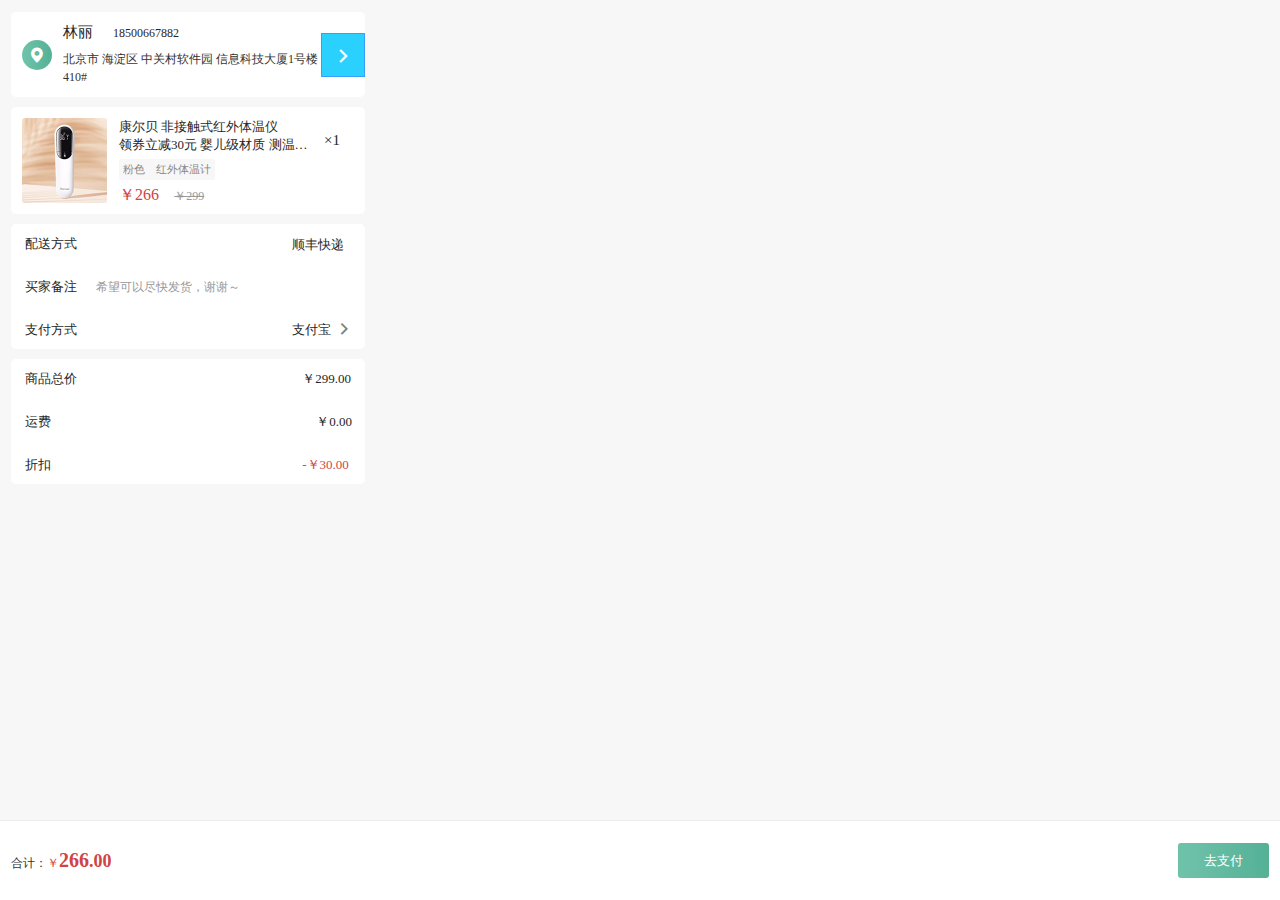
<file: xtx_移动端/orders.html>
<!DOCTYPE html>
<html lang="en">
<head>
    <meta charset="UTF-8">
    <meta http-equiv="X-UA-Compatible" content="IE=edge">
    <meta name="viewport" content="width=device-width, initial-scale=1.0">
    <title>确认订单</title>

    <link rel="stylesheet" href="./lib/iconfont/iconfont.css">
    <link rel="stylesheet" href="./css/base.css">
    <link rel="stylesheet" href="./css/orders.css">

</head>
<body>

    <!-- 主体内容 -->
    <div class="main">

        <div class="address pannel">
            <div class="location"><span class="iconfont icon-location"></span></div>
            <div class="user">
                <em><i>林丽</i>18500667882</em>
                <p>北京市 海淀区 中关村软件园 信息科技大厦1号楼410#</p>
            </div>
            <div class="more"><span class="iconfont icon-more"></span></div>
        </div>

        <div class="goods pannel">
            <img src="./uploads/pic.png" alt="">
            <div class="content">
                <p>康尔贝 非接触式红外体温仪 
                    <br>领券立减30元 婴儿级材质 测温…</p>
                <i>粉色&nbsp;&nbsp;&nbsp;&nbsp;红外体温计</i>
                <br>
                <!-- 钱数需要从数据库中找 -->
                <span class="red">￥<em>266</em></span>
                <s>￥299</s>
            </div>
            <!-- 1 也是从数据库中取值 -->
            <div class="count">×<span>1</span></div>
        </div>

        <div class="express pannel">
            <div class="left">
                <p>配送方式</p>
                <p>买家备注</p>
                <p>支付方式</p>
            </div>
            <div class="middle">
                <span>希望可以尽快发货，谢谢～</span>
            </div>
            <div class="right">
                <p>顺丰快递</p>
                <p>支付宝<span class="iconfont icon-more"></span></p>
            </div>
        </div>

        <div class="money pannel">
            <div class="left">
                <p>商品总价</p>
                <p>运费</p>
                <p>折扣</p>
            </div>
            <div class="right">
                <p>￥299.00</p>
                <p>￥0.00</p>
                <p class="red">-￥30.00</p>
            </div>
        </div>
    </div>






     
    <!-- 底部支付 -->
    <div class="pay">
        <div class="left">合计：<span class="red">￥<i>266<em>.00</em></i></span></div>
        <div class="right">
            <button type="button">去支付</button>
        </div>
    </div>


</body>
</html>
</file>
<file: Bootstrap_综合案例AlloyTeam_PC/css/index.css>
.navbar-default {
  background-color: transparent;
  border: 0;
}
.navbar .container .collapse .nav a {
  color: hsla(0, 0%, 100%, 0.65);
  font-weight: 400;
}
.navbar .container .collapse .nav a.active {
  color: #f2b535;
}
.carousel img {
  height: 100%!important;
}
@media (max-width: 992px) {
  .carousel .item {
    height: 400px;
  }
}
@media (max-width: 768px) {
  .carousel .item {
    height: 250px;
  }
}
@media (min-width: 992px) {
  .carousel .item {
    height: 500px;
  }
}
.project {
  padding-top: 30px;
  text-align: center;
}
.project .container a {
  display: block;
  height: 200px;
  background-color: aqua;
}
</file>
<file: 综合案例b站_移动端/fonts/iconfont.css>
@font-face {
    font-family: iconfont;
    src: url(./iconfont.eot);
    src: url(./iconfont.eot#iefix) format("embedded-opentype"), url(./iconfont.woff) format("woff"), url(./iconfont.ttf) format("truetype"), url(./iconfont.svg#iconfont) format("svg")
}

.iconfont {
    font-family: iconfont!important;
    font-size: 4.26667vw;
    font-style: normal;
    -webkit-font-smoothing: antialiased;
    -moz-osx-font-smoothing: grayscale
}

.like2:before {
    content: "\e636"
}

.Blocked:before {
    content: "\e635"
}

.dianying:before {
    content: "\e634"
}

.huancun:before {
    content: "\e631"
}

.qingxidu:before {
    content: "\e632"
}

.dianzan:before {
    content: "\e633"
}

.Like:before {
    content: "\e630"
}

.History:before {
    content: "\e68d"
}

.fanju:before {
    content: "\e62f"
}

.ic_up:before {
    content: "\e741"
}

.notice:before {
    content: "\e62e"
}

.loading:before {
    content: "\eee3"
}

.guanbi:before {
    content: "\e62d"
}

.icon_fenqudaohang_paihangbang:before {
    content: "\e737"
}

.gengduo1:before {
    content: "\e602"
}

.live:before {
    content: "\e62c"
}

.ic_vip_badge:before {
    content: "\e62b"
}

.ic_popular:before {
    content: "\e62a"
}

.general_pulldown_s:before {
    content: "\e6eb"
}

.general_pullup_s:before {
    content: "\e6ec"
}

.icon_comment:before {
    content: "\e629"
}

.icon_download:before {
    content: "\e626"
}

.icon_share:before {
    content: "\e627"
}

.icon_fav:before {
    content: "\e628"
}

.general_complete:before {
    content: "\e625"
}

.ic_add1:before {
    content: "\e624"
}

.ic_female:before {
    content: "\e623"
}

.ic_male:before {
    content: "\e622"
}

.info_warning:before {
    content: "\e621"
}

.ic_userlevel_3:before {
    content: "\e61a"
}

.ic_userlevel_2:before {
    content: "\e61b"
}

.ic_userlevel_5:before {
    content: "\e61c"
}

.ic_userlevel_4:before {
    content: "\e61d"
}

.ic_userlevel_1:before {
    content: "\e61e"
}

.ic_userlevel_6:before {
    content: "\e61f"
}

.error:before {
    content: "\e620"
}

.icon_xinxi_pinglunshu:before {
    content: "\e618"
}

.icon_xinxi_yuedushu:before {
    content: "\e619"
}

.icon_shipin_danmushu:before {
    content: "\e616"
}

.icon_shipin_bofangshu:before {
    content: "\e617"
}

.ic_search_tab:before {
    content: "\e615"
}

.Navbar_logo:before {
    content: "\e614"
}
</file>
<file: 综合案例b站_移动端/css/index.css>
* {
  margin: 0;
  padding: 0;
  box-sizing: border-box;
  -webkit-font-smoothing: antialiased;
  -webkit-tap-highlight-color: rgba(0, 0, 0, 0);
}
body {
  font-family: Helvetica Neue, Tahoma, Arial, PingFangSC-Regular, Hiragino Sans GB, Microsoft Yahei, sans-serif;
}
a {
  color: #333;
  text-decoration: none;
}
img {
  vertical-align: middle;
  width: 100%;
  height: 100%;
}
ul {
  list-style: none;
}
.ellipsis-2 {
  overflow: hidden;
  text-overflow: ellipsis;
  display: -webkit-box;
  -webkit-line-clamp: 2;
  -webkit-box-orient: vertical;
}
header {
  position: fixed;
  left: 0;
  top: 0;
  z-index: 1;
  background-color: #fff;
  width: 100%;
  height: 22.4vw;
}
header .top {
  display: flex;
  justify-content: space-between;
  align-items: center;
  padding-left: 4.8vw;
  padding-right: 3.2vw;
  height: 11.73333333vw;
}
header .top .left .iconfont {
  font-size: 7.46666667vw;
  color: #fb7299;
}
header .top .right {
  display: flex;
}
header .top .right .iconfont {
  font-size: 5.86666667vw;
  color: #ccc;
}
header .top .right .login {
  width: 6.4vw;
  height: 6.4vw;
  margin-left: 6.4vw;
}
header .top .right .download {
  width: 19.2vw;
  height: 6.4vw;
  margin-left: 6.4vw;
}
header .bottom {
  display: flex;
  justify-content: space-between;
  height: 10.66666667vw;
  border-bottom: 1px solid #eee;
}
header .bottom .more a {
  display: block;
  width: 10.66666667vw;
  height: 10.66666667vw;
  text-align: center;
  line-height: 10.66666667vw;
  color: #ccc;
}
header .bottom .more a .iconfont {
  font-size: 5.86666667vw;
}
header .bottom .tab ul {
  display: flex;
}
header .bottom .tab ul li {
  padding: 0 4.26666667vw;
}
header .bottom .tab ul li a {
  display: block;
  height: 10.13333333vw;
  line-height: 10.13333333vw;
  font-size: 3.73333333vw;
}
header .bottom .tab ul li a.current {
  color: #fb7299;
  border-bottom: 2px solid #fb7299;
}
.video_content {
  padding: 22.4vw 1.33333333vw 0;
}
.video_content .video_list {
  display: flex;
  flex-wrap: wrap;
}
.video_content .video_list a {
  padding: 2.13333333vw 1.33333333vw;
  width: 50%;
  font-size: 3.2vw;
}
.video_content .video_list a .pic {
  position: relative;
}
.video_content .video_list a .pic .count {
  position: absolute;
  left: 0;
  bottom: 0;
  display: flex;
  justify-content: space-between;
  padding: 2.13333333vw;
  width: 100%;
  background-image: linear-gradient(to top, rgba(0, 0, 0, 0.6), rgba(0, 0, 0, 0));
  color: #fff;
}
.video_content .video_list a .pic .count i {
  vertical-align: middle;
}
.video_content .video_list a .txt {
  margin-top: 1.33333333vw;
}
</file>
<file: less综合案例游乐园_移动端/FC/lib/iconfont/iconfont.css>
@font-face {
  font-family: "iconfont"; /* Project id 2551981 */
  src: url('iconfont.woff2?t=1621216649636') format('woff2'),
       url('iconfont.woff?t=1621216649636') format('woff'),
       url('iconfont.ttf?t=1621216649636') format('truetype');
}

.iconfont {
  font-family: "iconfont" !important;
  font-size: 16px;
  font-style: normal;
  -webkit-font-smoothing: antialiased;
  -moz-osx-font-smoothing: grayscale;
}

.icon-shoucang:before {
  content: "\e61a";
}

.icon-dizhi:before {
  content: "\e606";
}

.icon-qizhi:before {
  content: "\e615";
}

.icon-shoucang1:before {
  content: "\e660";
}

.icon-iconfront-:before {
  content: "\e61b";
}

.icon-service:before {
  content: "\e636";
}

.icon-date:before {
  content: "\e62a";
}

.icon-7:before {
  content: "\e614";
}

.icon-youhuiquan:before {
  content: "\e607";
}

.icon-shizhong:before {
  content: "\e600";
}

.icon-index-copy:before {
  content: "\e622";
}
</file>
<file: less综合案例游乐园_移动端/FC/css/index.css>
@charset 'UTF-8';
body,
ul,
p,
h3,
h4,
h5,
h6 {
  padding: 0;
  margin: 0;
}
body {
  font-family: Arial, Helvetica, sans-serif;
  -webkit-text-size-adjust: none;
  text-size-adjust: none;
  -webkit-user-select: none;
  user-select: none;
}
img {
  display: block;
  max-width: 100%;
}
ul {
  list-style-type: none;
}
a {
  text-decoration: none;
  -webkit-tap-highlight-color: rgba(0, 0, 0, 0);
}
/*! normalize.css v5.0.0 | MIT License | github.com/necolas/normalize.css */
/**
 * 1. Change the default font family in all browsers (opinionated).
 * 2. Correct the line height in all browsers.
 * 3. Prevent adjustments of font size after orientation changes in
 *    IE on Windows Phone and in iOS.
 */
/* Document
   ========================================================================== */
html {
  font-family: sans-serif;
  /* 1 */
  line-height: 1.15;
  /* 2 */
  -ms-text-size-adjust: 100%;
  /* 3 */
  -webkit-text-size-adjust: 100%;
  /* 3 */
}
/* Sections
   ========================================================================== */
/**
 * Remove the margin in all browsers (opinionated).
 */
body {
  margin: 0;
}
/**
 * Add the correct display in IE 9-.
 */
article,
aside,
footer,
header,
nav,
section {
  display: block;
}
/**
 * Correct the font size and margin on `h1` elements within `section` and
 * `article` contexts in Chrome, Firefox, and Safari.
 */
h1 {
  font-size: 2em;
  margin: 0.67em 0;
}
/* Grouping content
   ========================================================================== */
/**
 * Add the correct display in IE 9-.
 * 1. Add the correct display in IE.
 */
figcaption,
figure,
main {
  /* 1 */
  display: block;
}
/**
 * Add the correct margin in IE 8.
 */
figure {
  margin: 1em 40px;
}
/**
 * 1. Add the correct box sizing in Firefox.
 * 2. Show the overflow in Edge and IE.
 */
hr {
  box-sizing: content-box;
  /* 1 */
  height: 0;
  /* 1 */
  overflow: visible;
  /* 2 */
}
/**
 * 1. Correct the inheritance and scaling of font size in all browsers.
 * 2. Correct the odd `em` font sizing in all browsers.
 */
pre {
  font-family: monospace, monospace;
  /* 1 */
  font-size: 1em;
  /* 2 */
}
/* Text-level semantics
   ========================================================================== */
/**
 * 1. Remove the gray background on active links in IE 10.
 * 2. Remove gaps in links underline in iOS 8+ and Safari 8+.
 */
a {
  background-color: transparent;
  /* 1 */
  -webkit-text-decoration-skip: objects;
  /* 2 */
}
/**
 * Remove the outline on focused links when they are also active or hovered
 * in all browsers (opinionated).
 */
a:active,
a:hover {
  outline-width: 0;
}
/**
 * 1. Remove the bottom border in Firefox 39-.
 * 2. Add the correct text decoration in Chrome, Edge, IE, Opera, and Safari.
 */
abbr[title] {
  border-bottom: none;
  /* 1 */
  text-decoration: underline;
  /* 2 */
  text-decoration: underline dotted;
  /* 2 */
}
/**
 * Prevent the duplicate application of `bolder` by the next rule in Safari 6.
 */
b,
strong {
  font-weight: inherit;
}
/**
 * Add the correct font weight in Chrome, Edge, and Safari.
 */
b,
strong {
  font-weight: bolder;
}
/**
 * 1. Correct the inheritance and scaling of font size in all browsers.
 * 2. Correct the odd `em` font sizing in all browsers.
 */
code,
kbd,
samp {
  font-family: monospace, monospace;
  /* 1 */
  font-size: 1em;
  /* 2 */
}
/**
 * Add the correct font style in Android 4.3-.
 */
dfn {
  font-style: italic;
}
/**
 * Add the correct background and color in IE 9-.
 */
mark {
  background-color: #ff0;
  color: #000;
}
/**
 * Add the correct font size in all browsers.
 */
small {
  font-size: 80%;
}
/**
 * Prevent `sub` and `sup` elements from affecting the line height in
 * all browsers.
 */
sub,
sup {
  font-size: 75%;
  line-height: 0;
  position: relative;
  vertical-align: baseline;
}
sub {
  bottom: -0.25em;
}
sup {
  top: -0.5em;
}
/* Embedded content
   ========================================================================== */
/**
 * Add the correct display in IE 9-.
 */
audio,
video {
  display: inline-block;
}
/**
 * Add the correct display in iOS 4-7.
 */
audio:not([controls]) {
  display: none;
  height: 0;
}
/**
 * Remove the border on images inside links in IE 10-.
 */
img {
  border-style: none;
}
/**
 * Hide the overflow in IE.
 */
svg:not(:root) {
  overflow: hidden;
}
/* Forms
   ========================================================================== */
/**
 * 1. Change the font styles in all browsers (opinionated).
 * 2. Remove the margin in Firefox and Safari.
 */
button,
input,
optgroup,
select,
textarea {
  font-family: sans-serif;
  /* 1 */
  font-size: 100%;
  /* 1 */
  line-height: 1.15;
  /* 1 */
  margin: 0;
  /* 2 */
}
/**
 * Show the overflow in IE.
 * 1. Show the overflow in Edge.
 */
button,
input {
  /* 1 */
  overflow: visible;
}
/**
 * Remove the inheritance of text transform in Edge, Firefox, and IE.
 * 1. Remove the inheritance of text transform in Firefox.
 */
button,
select {
  /* 1 */
  text-transform: none;
}
/**
 * 1. Prevent a WebKit bug where (2) destroys native `audio` and `video`
 *    controls in Android 4.
 * 2. Correct the inability to style clickable types in iOS and Safari.
 */
button,
html [type="button"],
[type="reset"],
[type="submit"] {
  -webkit-appearance: button;
  /* 2 */
}
/**
 * Remove the inner border and padding in Firefox.
 */
button::-moz-focus-inner,
[type="button"]::-moz-focus-inner,
[type="reset"]::-moz-focus-inner,
[type="submit"]::-moz-focus-inner {
  border-style: none;
  padding: 0;
}
/**
 * Restore the focus styles unset by the previous rule.
 */
button:-moz-focusring,
[type="button"]:-moz-focusring,
[type="reset"]:-moz-focusring,
[type="submit"]:-moz-focusring {
  outline: 1px dotted ButtonText;
}
/**
 * Change the border, margin, and padding in all browsers (opinionated).
 */
fieldset {
  border: 1px solid #c0c0c0;
  margin: 0 2px;
  padding: 0.35em 0.625em 0.75em;
}
/**
 * 1. Correct the text wrapping in Edge and IE.
 * 2. Correct the color inheritance from `fieldset` elements in IE.
 * 3. Remove the padding so developers are not caught out when they zero out
 *    `fieldset` elements in all browsers.
 */
legend {
  box-sizing: border-box;
  /* 1 */
  color: inherit;
  /* 2 */
  display: table;
  /* 1 */
  max-width: 100%;
  /* 1 */
  padding: 0;
  /* 3 */
  white-space: normal;
  /* 1 */
}
/**
 * 1. Add the correct display in IE 9-.
 * 2. Add the correct vertical alignment in Chrome, Firefox, and Opera.
 */
progress {
  display: inline-block;
  /* 1 */
  vertical-align: baseline;
  /* 2 */
}
/**
 * Remove the default vertical scrollbar in IE.
 */
textarea {
  overflow: auto;
}
/**
 * 1. Add the correct box sizing in IE 10-.
 * 2. Remove the padding in IE 10-.
 */
[type="checkbox"],
[type="radio"] {
  box-sizing: border-box;
  /* 1 */
  padding: 0;
  /* 2 */
}
/**
 * Correct the cursor style of increment and decrement buttons in Chrome.
 */
[type="number"]::-webkit-inner-spin-button,
[type="number"]::-webkit-outer-spin-button {
  height: auto;
}
/**
 * 1. Correct the odd appearance in Chrome and Safari.
 * 2. Correct the outline style in Safari.
 */
[type="search"] {
  -webkit-appearance: textfield;
  /* 1 */
  outline-offset: -2px;
  /* 2 */
}
/**
 * Remove the inner padding and cancel buttons in Chrome and Safari on macOS.
 */
[type="search"]::-webkit-search-cancel-button,
[type="search"]::-webkit-search-decoration {
  -webkit-appearance: none;
}
/**
 * 1. Correct the inability to style clickable types in iOS and Safari.
 * 2. Change font properties to `inherit` in Safari.
 */
::-webkit-file-upload-button {
  -webkit-appearance: button;
  /* 1 */
  font: inherit;
  /* 2 */
}
/* Interactive
   ========================================================================== */
/*
 * Add the correct display in IE 9-.
 * 1. Add the correct display in Edge, IE, and Firefox.
 */
details,
menu {
  display: block;
}
/*
 * Add the correct display in all browsers.
 */
summary {
  display: list-item;
}
/* Scripting
   ========================================================================== */
/**
 * Add the correct display in IE 9-.
 */
canvas {
  display: inline-block;
}
/**
 * Add the correct display in IE.
 */
template {
  display: none;
}
/* Hidden
   ========================================================================== */
/**
 * Add the correct display in IE 10-.
 */
[hidden] {
  display: none;
}
body {
  background-color: #f0f0f0;
}
.main {
  padding-bottom: 1.33333333rem;
}
.main .banner {
  height: 4.26666667rem;
}
.main .title {
  height: 1.06666667rem;
  line-height: 1.06666667rem;
  padding-left: 0.4rem;
}
.main .title h4 {
  font-size: 0.37333333rem;
  color: #3c3c3c;
}
.main .item {
  position: relative;
  margin-bottom: 0.26666667rem;
}
.main .item .pic {
  height: 4.26666667rem;
}
.main .item .pic i {
  position: absolute;
  top: 0.4rem;
  right: 0.48rem;
  font-size: 0.64rem;
  color: #fff;
}
.main .item .pic .active {
  position: absolute;
  left: 0.4rem;
  top: -0.10666667rem;
  width: 1.81333333rem;
  height: 0.77333333rem;
  background-image: url(../images/status_active.png);
  background-size: contain;
  font-size: 0.32rem;
  color: #fff;
  text-align: center;
  line-height: 0.72rem;
}
.main .item .pic .active.off {
  background-image: url(../images/status_default.png);
}
.main .item .txt {
  padding: 0.26666667rem 0.4rem;
  background-color: #fff;
}
.main .item .txt .top {
  display: flex;
  justify-content: space-between;
}
.main .item .txt .top h5 {
  width: 7.73333333rem;
  font-size: 0.4rem;
  color: #3c3c3c;
  font-weight: normal;
}
.main .item .txt .top p {
  font-size: 0.4rem;
  color: #FE6249;
}
.main .item .txt .bottom {
  display: flex;
  margin-top: 0.26666667rem;
}
.main .item .txt .bottom p {
  margin-right: 0.4rem;
  font-size: 0.29333333rem;
  color: #B4B4B4;
}
.main .item .txt .bottom p i {
  font-size: 0.29333333rem;
}
footer {
  position: fixed;
  left: 0;
  bottom: 0;
  display: flex;
  justify-content: space-around;
  align-items: center;
  width: 100%;
  height: 1.33333333rem;
  background-color: #feca49;
  text-align: center;
}
footer a {
  color: #d78b09;
  font-size: 0.29333333rem;
}
footer a .iconfont {
  font-size: 0.64rem;
}
footer a.current {
  color: #fff;
}
</file>
<file: xtx_PC/xtx-pc/小兔鲜儿-个人中心/css/base.css>
/* 把我们所有标签的内外边距清零 */
* {
    margin: 0;
    padding: 0;
    /* css3盒子模型 */
    box-sizing: border-box;
}
/* em 和 i 斜体的文字不倾斜 */
em,
i {
    font-style: normal
}
/* 去掉li 的小圆点 */
li {
    list-style: none
}

img {
    /* border 0 照顾低版本浏览器 如果 图片外面包含了链接会有边框的问题 */
    border: 0;
    /* 取消图片底侧有空白缝隙的问题 */
    vertical-align: middle
}

button {
    /* 当我们鼠标经过button 按钮的时候，鼠标变成小手 */
    cursor: pointer
}

a {
    color: #666;
    text-decoration: none
}

a:hover {
    color: #c81623
}

button,
input {
    /* "\5B8B\4F53" 就是宋体的意思 这样浏览器兼容性比较好 */
    font-family: Microsoft YaHei, Heiti SC, tahoma, arial, Hiragino Sans GB, "\5B8B\4F53", sans-serif;
    /* 默认有灰色边框我们需要手动去掉 */
    border: 0; 
    outline: none;
}

body {
    /* CSS3 抗锯齿形 让文字显示的更加清晰 */
    -webkit-font-smoothing: antialiased;
    background-color: #fff;
    font: 12px/1.5 Microsoft YaHei, Heiti SC, tahoma, arial, Hiragino Sans GB, "\5B8B\4F53", sans-serif;
    color: #666
}

.hide,
.none {
    display: none
}
/* 清除浮动 */
.clearfix:after {
    visibility: hidden;
    clear: both;
    display: block;
    content: ".";
    height: 0
}

.clearfix {
    *zoom: 1
}
</file>
<file: xtx_PC/xtx-pc/小兔鲜儿-个人中心/css/index.css>
@charset "UTF-8";
* {
  box-sizing: border-box;
}

body {
  color: #333;
  font: 14px/1.5 "Helvetica Neue", Helvetica, Arial, "Microsoft Yahei", "Hiragino Sans GB", "Heiti SC", "WenQuanYi Micro Hei", sans-serif;
}

ul, h1, h3, h4, p, dl, dd {
  padding: 0;
  margin: 0;
}

a {
  text-decoration: none;
  color: #333;
}

i,em,b {
  font-style: normal;
  font-weight: normal;
}

input {
  outline: none;
  padding: 0;
  border: none;
}

img {
  max-width: 100%;
  max-height: 100%;
  vertical-align: middle;
}

ul {
  list-style: none;
}

.clearfix:before,
.clearfix:after {
  content: " ";
  display: table;
}

.clearfix:after {
  clear: both;
}

.clearfix {
  *zoom: 1;
}

.wrapper {
  width: 1240px;
  margin: 0 auto;
}

.sprites {
  background-image: url(../images/sprites.png);
  background-size: 400px 400px;
  background-repeat: no-repeat;
}

/** 顶部导航 **/
.xtx_topnav {
  background-color: #333;
}

.xtx_topnav .xtx_navs {
  height: 53px;
  text-align: right;
  line-height: 53px;
  font-size: 0;
}

.xtx_topnav .xtx_navs li {
  display: inline-block;
  font-size: 14px;
}

.xtx_topnav .xtx_navs li:last-child a {
  border-right: none;
}

.xtx_topnav .xtx_navs .mobile {
  display: inline-block;
  width: 20px;
  height: 16px;
  position: relative;
  top: 3px;
  background-position: -160px -70px;
}

.xtx_topnav .xtx_navs a {
  display: inline-block;
  line-height: 1;
  padding: 0 15px;
  border-right: 2px solid #666;
  color: #dcdcdc;
}

.xtx_topnav .xtx_navs a:hover {
  color: #5eb69c;
}

/** 主导航及Logo **/
.xtx_header {
  padding: 32px 0 44px;
}

.xtx_header .xtx_logo {
  width: 143px;
  height: 129px;
  margin-left: 50px;
  text-indent: -999px;
  background-image: url(../images/logo.png);
  background-size: contain;
  float: left;
}

.xtx_header .xtx_navs {
  padding-top: 75px;
  margin-left: 88px;
  float: left;
}

.xtx_header .xtx_navs li {
  line-height: 1;
  font-size: 16px;
  margin-right: 50px;
  position: relative;
  float: left;
}

.xtx_header .xtx_navs li:after {
  content: '';
  display: none;
  width: 30px;
  height: 2px;
  background-color: #5eb69c;
  position: absolute;
  left: 1px;
  bottom: -7px;
}

.xtx_header .xtx_navs li:hover a, .xtx_header .xtx_navs li.active a {
  color: #5eb69c;
}

.xtx_header .xtx_navs li:hover:after, .xtx_header .xtx_navs li.active:after {
  display: block;
}

.xtx_header .xtx_search {
  height: 38px;
  padding-top: 60px;
  float: right;
}

.xtx_header .xtx_search_wrapper {
  width: 175px;
  height: 38px;
  padding-left: 39px;
  border-bottom: 1px solid #e7e7e7;
  position: relative;
  float: right;
}

.xtx_header .xtx_search_wrapper:before {
  content: '';
  display: block;
  width: 17px;
  height: 17px;
  position: absolute;
  left: 5px;
  top: 10px;
  background-image: url(../images/sprites.png);
  background-size: 400px 400px;
  background-position: -80px -70px;
}

.xtx_header .xtx_search_wrapper input {
  width: 100%;
  height: 100%;
  font-size: 15px;
  color: #999;
}

.xtx_header .xtx_search_wrapper input::-webkit-input-placeholder {
  color: #ccc;
}

.xtx_header .xtx_search_cart {
  display: block;
  width: 22px;
  height: 22px;
  position: relative;
  margin: 8px 12px 0 12px;
  float: right;
  background-position: -120px -70px;
}

.xtx_header .xtx_search_cart i {
  position: absolute;
  top: -5px;
  left: 16px;
  line-height: 1;
  padding: 1px 6px;
  font-style: normal;
  font-size: 13px;
  background-color: #ea745e;
  border-radius: 15px;
  color: #fff;
}

/** 分类及焦点图 **/
.xtx_entry {
  height: 500px;
  background-color: #f2f2f2;
  position: relative;
}

.xtx_category {
  width: 250px;
  background-color: rgba(0, 0, 0, 0.8);
  position: absolute;
  z-index: 9;
}

.xtx_category:hover .xtx_category_subset {
  display: block;
}

.xtx_category_super li {
  height: 50px;
  padding: 0 20px 0 40px;
  transition: background-color .25s;
  cursor: pointer;
}

.xtx_category_super li:hover,
.xtx_category_super li.active {
  background-color: #5eb69c;
}

.xtx_category_super a {
  color: #fff;
  font-size: 16px;
  line-height: 50px;
}

.xtx_category_super a small {
  font-size: 14px;
}

.xtx_category_super i {
  display: block;
  width: 12px;
  height: 12px;
  margin-top: 20px;
  background-position: -75px -110px;
  float: right;
}

.xtx_category_subset {
  width: 990px;
  height: 100%;
  background-color: rgba(255, 255, 255, 0.9);
  display: none;
  position: absolute;
  top: 0;
  left: 250px;
}

.xtx_banner {
  width: 1240px;
  height: 500px;
  overflow: hidden;
  position: relative;
}

.xtx_banner:hover a {
  opacity: 1;
}

.xtx_banner > a {
  display: block;
  width: 44px;
  height: 44px;
  border-radius: 50%;
  margin-top: -22px;
  opacity: 0;
  transition: opacity .5s;
  background-color: rgba(0, 0, 0, 0.1);
  position: absolute;
  top: 50%;
}

.xtx_banner > a.prev {
  left: 270px;
  background-position: 14px -59px;
}

.xtx_banner > a.next {
  right: 20px;
  background-position: -24px -59px;
}

.xtx_banner .indicator {
  width: 990px;
  text-align: center;
  font-size: 0;
  position: absolute;
  left: 250px;
  bottom: 22px;
}

.xtx_banner .indicator span {
  display: inline-block;
  width: 9px;
  height: 9px;
  margin: 0 8px;
  cursor: pointer;
  border-radius: 50%;
  background-color: rgba(255, 255, 255, 0.43);
}

.xtx_banner .indicator span.active {
  background-color: #fff;
}

/** 公共面板 **/
.xtx_panel .xtx_panel_header {
  height: 115px;
  padding: 40px 0;
}

.xtx_panel .xtx_panel_header h3 {
  height: 35px;
  line-height: 35px;
  margin-left: 6px;
  font-size: 32px;
  font-weight: 400;
  color: #333;
  float: left;
}

.xtx_panel .xtx_panel_header small {
  margin-left: 22px;
  font-size: 16px;
  color: #999;
}

.xtx_panel .xtx_panel_header .more {
  line-height: 1;
  margin-top: 14px;
  font-size: 16px;
  color: #999;
  float: right;
}

.xtx_panel .xtx_panel_header .more i {
  display: inline-block;
  width: 16px;
  height: 16px;
  position: relative;
  top: 1px;
  background-position: 8px -107px;
}

.xtx_panel .xtx_panel_header .tabs-bar {
  height: 35px;
  padding-top: 13px;
  font-size: 16px;
  margin-right: 80px;
  float: right;
}

.xtx_panel .xtx_panel_header .tabs-bar a {
  padding: 2px 8px;
  margin-left: 5px;
  border-radius: 2px;
}

.xtx_panel .xtx_panel_header .tabs-bar a:hover,
.xtx_panel .xtx_panel_header .tabs-bar a.active {
  background-color: #5eb69c;
  color: #fff;
}

.xtx_panel .xtx_panel_goods_1 {
  text-align: justify;
  font-size: 0;
}

.xtx_panel .xtx_panel_goods_1:after {
  content: '';
  display: inline-block;
  width: 306px;
  height: 0;
}

.xtx_panel .xtx_panel_goods_1 a {
  display: inline-block;
  width: 306px;
  height: 406px;
  text-align: center;
}

.xtx_panel .xtx_panel_goods_1 img {
  width: 306px;
  height: 306px;
}

.xtx_panel .xtx_panel_goods_2 {
  height: 610px;
}

.xtx_panel .xtx_panel_goods_2 li {
  width: 240px;
  height: 300px;
  padding-top: 10px;
  margin-left: 10px;
  background-color: #fff;
  border: 1px solid #fff;
  overflow: hidden;
  transition: 0.3s;
  position: relative;
  float: left;
}

.xtx_panel .xtx_panel_goods_2 li:hover {
  border-color: #5eb69c;
}

.xtx_panel .xtx_panel_goods_2 li:hover .extra {
  bottom: 0;
}

.xtx_panel .xtx_panel_goods_2 li:first-child {
  height: 610px;
  padding-top: 0;
  margin-left: 0;
  border: 0;
}

.xtx_panel .xtx_panel_goods_2 li:nth-last-child(-n+4) {
  margin-top: 10px;
}

.xtx_panel .xtx_panel_goods_2 a {
  display: block;
}

.xtx_panel .xtx_panel_goods_2 .img-box {
  width: 240px;
  height: 160px;
  padding: 0 33px;
  text-align: center;
  margin: 0 auto;
  display: table-cell;
  vertical-align: middle;
}

.xtx_panel .xtx_panel_goods_2 .meta {
  height: 130px;
  line-height: 1.3;
  padding: 10px 22px 0;
  font-size: 19px;
  position: relative;
}

.xtx_panel .xtx_panel_goods_2 .name {
  word-break: break-all;
  text-overflow: ellipsis;
  display: -webkit-box;
  -webkit-box-orient: vertical;
  -webkit-line-clamp: 2;
  overflow: hidden;
}

.xtx_panel .xtx_panel_goods_2 .price {
  font-size: 22px;
  color: #9A2E1F;
  position: absolute;
  bottom: 10px;
}

.xtx_panel .xtx_panel_goods_2 .price small {
  font-size: 17px;
}

.xtx_panel .xtx_panel_goods_2 .extra {
  width: 100%;
  height: 86px;
  padding-top: 10px;
  transition: bottom .3s;
  background-color: #5EB69C;
  position: absolute;
  bottom: -86px;
}

.xtx_panel .xtx_panel_goods_2 .extra span {
  display: block;
  width: 124px;
  line-height: 1;
  padding: 9px 0 8px;
  margin: 0 auto;
  text-align: center;
  font-size: 19px;
  color: #fff;
}

.xtx_panel .xtx_panel_goods_2 .extra span:last-child {
  font-size: 13px;
  border-top: 1px solid #fff;
}

.xtx_panel .xtx_panel_goods_2 .label {
  position: absolute;
  left: 0;
  bottom: 266px;
  width: 188px;
  height: 66px;
  text-align: center;
  line-height: 66px;
  color: #fff;
  font-size: 17px;
  border-radius: 0 2px 2px 0;
  background-color: rgba(0, 0, 0, 0.8);
  position: relative;
}

.xtx_panel .xtx_panel_goods_2 .label span:first-child {
  display: block;
  width: 76px;
  background-color: #000;
}

.xtx_panel .xtx_panel_goods_2 .label span:last-child {
  width: 112px;
  line-height: 1.4;
  transform: translate(0, -50%);
  position: absolute;
  left: 76px;
  right: 0;
  top: 50%;
}

/** 新鲜好物 **/
.xtx_goods_new .xtx_panel_goods_1 a {
  background-color: #F0F9F4;
  transition: .5s;
  position: relative;
  top: 0;
}

.xtx_goods_new .xtx_panel_goods_1 a:hover {
  box-shadow: 0 3px 8px rgba(0, 0, 0, 0.2);
  top: -3px;
}

.xtx_goods_new .xtx_panel_goods_1 .name {
  display: inline-block;
  width: 100%;
  margin: 12px 0 10px;
  font-size: 22px;
}

.xtx_goods_new .xtx_panel_goods_1 .price {
  font-size: 23px;
  color: #9A2E1F;
}

.xtx_goods_new .xtx_panel_goods_1 small {
  font-size: 16px;
}

/** 人气推荐 **/
.xtx_goods_popular {
  padding-bottom: 42px;
}

.xtx_goods_popular .xtx_panel_goods_1 a {
  transition: 0.5s;
}

.xtx_goods_popular .xtx_panel_goods_1 a:hover {
  box-shadow: 0 3px 8px rgba(0, 0, 0, 0.2);
  transform: translate(0, -3px);
}

.xtx_goods_popular .xtx_panel_goods_1 .title {
  display: inline-block;
  width: 100%;
  line-height: 1;
  margin: 20px 0 16px;
  font-size: 22px;
}

.xtx_goods_popular .xtx_panel_goods_1 .alt {
  font-size: 18px;
  color: #999;
}

/** 秒杀专区 **/
.xtx_goods_seckill {
  background-color: #f5f5f5;
  padding: 7px 0 55px;
}

.xtx_goods_seckill .countdown {
  width: 240px;
  height: 305px;
  text-align: center;
  line-height: 1;
  color: #fff;
  background-image: url(../images/seckill.jpg);
  background-size: 240px;
  float: left;
}

.xtx_goods_seckill .countdown .next {
  font-size: 16px;
  margin: 25px 0 14px;
}

.xtx_goods_seckill .countdown .title {
  font-size: 33px;
}

.xtx_goods_seckill .countdown .tips {
  margin-top: 112px;
  font-size: 23px;
}

.xtx_goods_seckill .countdown small {
  font-size: 17px;
}

.xtx_goods_seckill .countdown .clock {
  width: 142px;
  margin: 18px auto 0;
  overflow: hidden;
}

.xtx_goods_seckill .countdown .clock span, .xtx_goods_seckill .countdown .clock i {
  display: block;
  text-align: center;
  line-height: 34px;
  font-size: 23px;
  float: left;
}

.xtx_goods_seckill .countdown .clock span {
  width: 34px;
  height: 34px;
  border-radius: 2px;
  background-color: #303430;
}

.xtx_goods_seckill .countdown .clock i {
  width: 20px;
  font-style: normal;
}

.xtx_goods_seckill .xtx_goods {
  margin-left: 240px;
}

.xtx_goods_seckill .xtx_goods a {
  display: block;
}

.xtx_goods_seckill .xtx_goods li {
  width: 240px;
  height: 305px;
  padding-top: 20px;
  margin-left: 10px;
  text-align: center;
  background-color: #fff;
  float: left;
}

.xtx_goods_seckill .xtx_goods .img-box {
  width: 240px;
  height: 174px;
  padding: 0 33px;
  text-align: center;
  margin: 0 auto;
  display: table-cell;
  vertical-align: middle;
}

.xtx_goods_seckill .xtx_goods .name {
  line-height: 1;
  margin: 20px 0 12px;
  font-size: 18px;
}

.xtx_goods_seckill .xtx_goods .percent {
  width: 165px;
  height: 6px;
  margin: 0 auto 12px;
  border-radius: 6px;
  background-color: #E2E2E2;
}

.xtx_goods_seckill .xtx_goods .inner {
  display: block;
  height: 100%;
  border-radius: 6px;
  background-color: #D54847;
}

.xtx_goods_seckill .xtx_goods .price {
  text-align: center;
  font-size: 20px;
}

.xtx_goods_seckill .xtx_goods .price span:first-child {
  color: #9A2E1F;
}

.xtx_goods_seckill .xtx_goods .price span:last-child {
  color: #999;
  font-size: 16px;
}

/** 热门品牌 **/
.xtx_goods_brand {
  padding-bottom: 32px;
}

.xtx_goods_brand .page-bar {
  float: right;
}

.xtx_goods_brand .page-bar a {
  display: inline-block;
  width: 20px;
  height: 20px;
  line-height: 1;
  margin-top: 10px;
  background-color: #e2e2e2;
}

.xtx_goods_brand .page-bar a:hover,
.xtx_goods_brand .page-bar a.active {
  background-color: #5EB69C;
}

.xtx_goods_brand .page-bar .prev {
  margin-right: 5px;
  background-position: -32px -106px;
  transform: rotate(180deg);
}

.xtx_goods_brand .page-bar .next {
  background-position: -32px -106px;
}

.xtx_goods_brand .xtx_goods {
  height: 305px;
}

.xtx_goods_brand .xtx_goods li {
  float: left;
  font-size: 0;
}

.xtx_goods_brand .xtx_goods a {
  margin-right: 10px;
}

.xtx_goods_brand .xtx_goods a img {
  width: 240px;
  height: 305px;
}

.xtx_goods_brand .xtx_goods a:last-child {
  margin-right: 0;
}

/** 生鲜 **/
.xtx_goods_category {
  background-color: #f5f5f5;
  padding-bottom: 80px;
}

/** 最新主题 **/
.xtx_goods_topic li {
  width: 406px;
  margin-left: 11px;
  transition: .5s;
  float: left;
}

.xtx_goods_topic li:hover {
  box-shadow: 0 3px 8px rgba(0, 0, 0, 0.2);
  transform: translate(0, -3px);
}

.xtx_goods_topic li:first-child {
  margin-left: 0;
}

.xtx_goods_topic li a {
  display: block;
  height: 287px;
  position: relative;
}

.xtx_goods_topic .meta {
  width: 100%;
  height: 100%;
  color: #fff;
  background-image: linear-gradient(to top, rgba(0, 0, 0, 0.8), transparent 50%);
  position: absolute;
  bottom: 0;
}

.xtx_goods_topic .meta .title {
  height: 70px;
  padding-left: 16px;
  font-size: 22px;
  position: absolute;
  bottom: 0px;
}

.xtx_goods_topic .meta .title small {
  display: block;
  font-size: 19px;
  color: #999;
}

.xtx_goods_topic .meta .price {
  position: absolute;
  bottom: 25px;
  right: 16px;
  display: block;
  line-height: 1;
  padding: 4px 8px 4px 7px;
  color: #9A2E1F;
  font-size: 17px;
  background-color: #fff;
  border-radius: 2px;
}

.xtx_goods_topic .meta .price small {
  font-size: 15px;
}

.xtx_goods_topic .social {
  height: 70px;
  line-height: 70px;
  padding: 0 20px;
  font-size: 16px;
}

.xtx_goods_topic .social i {
  display: inline-block;
  width: 15px;
  height: 14px;
  margin-right: 5px;
  position: relative;
  top: 2px;
}

.xtx_goods_topic .social .like, .xtx_goods_topic .social .liked, .xtx_goods_topic .social .view {
  float: left;
  margin-right: 25px;
}

.xtx_goods_topic .social .reply {
  float: right;
}

.xtx_goods_topic .social .like i {
  background-position: -120px -110px;
}

.xtx_goods_topic .social .liked i {
  background-position: -240px -110px;
}

.xtx_goods_topic .social .view i {
  background-position: -160px -110px;
}

.xtx_goods_topic .social .reply i {
  width: 17px;
  height: 16px;
  top: 4px;
  background-position: -200px -110px;
}

/** 大家都在说 **/
.xtx_goods_discuss {
  margin-bottom: 80px;
}

.xtx_goods_discuss li {
  width: 406px;
  margin-left: 11px;
  padding-bottom: 24px;
  transition: .5s;
  float: left;
}

.xtx_goods_discuss li:hover {
  box-shadow: 0 3px 8px rgba(0, 0, 0, 0.2);
  transform: translate(0, -3px);
}

.xtx_goods_discuss li:first-child {
  margin-left: 0;
}

.xtx_goods_discuss .meta {
  height: 90px;
  padding: 20px 0 0;
  margin: 0 16px;
  font-size: 22px;
  position: relative;
  border-bottom: 1px solid #eee;
}

.xtx_goods_discuss .meta .title small {
  display: block;
  font-size: 16px;
  color: #999;
}

.xtx_goods_discuss .meta .price {
  font-size: 18px;
  color: #9A2E1F;
  position: absolute;
  top: 30px;
  right: 0;
}

.xtx_goods_discuss .meta .price small {
  font-size: 13px;
}

.xtx_goods_discuss .message {
  height: 90px;
  padding: 0 16px;
  margin-top: 10px;
  font-size: 17px;
  color: #666;
}

/** 公共底部 **/
.xtx_footer {
  border-top: 1px solid #e4e4e4;
}

.xtx_footer .contact {
  padding: 60px 0 40px 25px;
}

.xtx_footer .contact dl {
  height: 190px;
  text-align: center;
  padding: 0 72px;
  border-right: 1px solid #f2f2f2;
  color: #999;
  float: left;
}

.xtx_footer .contact dl:first-child {
  padding-left: 0;
}

.xtx_footer .contact dl:last-child {
  border-right: none;
  padding-right: 0;
}

.xtx_footer .contact dt {
  line-height: 1;
  font-size: 18px;
}

.xtx_footer .contact dd {
  margin: 36px 12px 0 0;
  float: left;
}

.xtx_footer .contact dd:last-child {
  margin-right: 0;
}

.xtx_footer .contact .chat, .xtx_footer .contact .feedback, .xtx_footer .contact .weixin, .xtx_footer .contact .weibo {
  width: 92px;
  height: 92px;
  padding-top: 20px;
  border: 1px solid #ededed;
}

.xtx_footer .contact .chat:before, .xtx_footer .contact .feedback:before, .xtx_footer .contact .weixin:before, .xtx_footer .contact .weibo:before {
  content: '';
  display: block;
  width: 40px;
  height: 30px;
  margin: 0 auto 8px;
  background-image: url(../images/sprites.png);
  background-size: 400px 400px;
}

.xtx_footer .contact .chat:before {
  background-position: -245px -70px;
}

.xtx_footer .contact .chat:hover:before {
  background-position: -200px -70px;
}

.xtx_footer .contact .feedback:before {
  background-position: -345px -70px;
}

.xtx_footer .contact .feedback:hover:before {
  background-position: -295px -70px;
}

.xtx_footer .contact .weixin:before {
  background-position: -247px -15px;
}

.xtx_footer .contact .weixin:hover:before {
  background-position: -202px -15px;
}

.xtx_footer .contact .weibo:before {
  background-position: -347px -15px;
}

.xtx_footer .contact .weibo:hover:before {
  background-position: -297px -15px;
}

.xtx_footer .contact .qrcode {
  width: 92px;
  height: 92px;
  padding: 7px;
  border: 1px solid #ededed;
}

.xtx_footer .contact .download {
  padding-top: 5px;
  font-size: 14px;
}

.xtx_footer .contact .download span {
  display: block;
}

.xtx_footer .contact .download a {
  display: block;
  line-height: 1;
  padding: 10px 25px;
  margin-top: 5px;
  color: #fff;
  border-radius: 2px;
  background-color: #5eb69c;
}

.xtx_footer .contact .hotline {
  padding-top: 20px;
  font-size: 22px;
  color: #666;
}

.xtx_footer .contact .hotline small {
  display: block;
  font-size: 15px;
  color: #999;
}

.xtx_footer .extra {
  background-color: #333;
}

.xtx_footer .slogan {
  height: 178px;
  line-height: 58px;
  padding: 60px 100px;
  border-bottom: 1px solid #434343;
  text-align: justify;
}

.xtx_footer .slogan:after {
  content: '';
  display: inline-block;
  width: 100%;
  height: 0;
}

.xtx_footer .slogan a {
  display: inline-block;
  height: 58px;
  line-height: 58px;
  color: #fff;
  font-size: 28px;
}

.xtx_footer .slogan a:before {
  content: '';
  display: inline-block;
  width: 58px;
  height: 58px;
  margin-right: 10px;
  float: left;
  background-image: url(../images/sprites.png);
  background-size: 400px 400px;
}

.xtx_footer .slogan .price:before {
  background-position: 0 0;
}

.xtx_footer .slogan .express:before {
  background-position: -65px 0;
}

.xtx_footer .slogan .quality:before {
  background-position: -130px 0;
}

.xtx_footer .copyright {
  height: 170px;
  padding-top: 40px;
  text-align: center;
  color: #999;
  font-size: 15px;
}

.xtx_footer .copyright p {
  line-height: 1;
  margin-bottom: 20px;
}

.xtx_footer .copyright a {
  color: #999;
  line-height: 1;
  padding: 0 10px 0 6px;
  border-right: 1px solid #999;
}

.xtx_footer .copyright a:last-child {
  border-right: none;
}
</file>
<file: xtx_移动端/lib/iconfont/iconfont.css>
@font-face {
  font-family: "iconfont"; /* Project id 2567858 */
  src: url('iconfont.woff2?t=1621846328070') format('woff2'),
       url('iconfont.woff?t=1621846328070') format('woff'),
       url('iconfont.ttf?t=1621846328070') format('truetype');
}

.iconfont {
  font-family: "iconfont" !important;
  font-size: 16px;
  font-style: normal;
  -webkit-font-smoothing: antialiased;
  -moz-osx-font-smoothing: grayscale;
}

.icon-x:before {
  content: "\e7ce";
}

.icon-more:before {
  content: "\e600";
}

.icon-location:before {
  content: "\e686";
}
</file>
<file: xtx_移动端/css/base.css>
*{
  padding: 0;
  margin: 0;
  box-sizing: border-box;
}
i,em{
  font-style: normal;
}
button{
  border: none;
}
body{
  color: #333333;
  font-size: 16px;
}
</file>
<file: xtx_移动端/css/orders.css>
body{
    background-color: #f7f7f8;
}

.red{
    color: #cf4444;
}
.pannel{
    background-color: #fff;
    border-radius: 5px;
    margin-bottom: 10px;
}

/* 主体内容 */
.main{
    /* 下面的80是因为不让底部支付把被内容遮盖掉 */
    padding: 12px 11px 80px;
}


.main .address{
    padding: 15px 0 15px 11px;
    width: 354px;
	height: 85px;
    display: flex;

    
    align-items: center;
}
.main .address .location{
    /* margin-top: 8px; */

    margin-right: 11px;
    width: 30px;
	height: 30px;
	background-image: linear-gradient(90deg, 
		#6fc2aa 5%, 
		#54b196 100%);
    border-radius: 50%;
    line-height: 30px;
    text-align: center;
    color: #fff;
}
.main .address .user{
    flex: 1;
    font-family: PingFangSC-Regular;
	font-size: 12px;
    line-height: 18px;
}
.main .address .user em{
    display: block;
    margin-bottom: 8px;
    color: #262626;
}
.main .address .user i{
    /* margin-right: 13px; */
    /* 名字预留空 */
    display: inline-block;
    width: 50px;

    font-size: 15px;
}
.main .address .more{
    width: 44px;
	height: 44px;
	background-color: #2ad1ff;
	border: solid 1px #3a9cff;
    line-height: 44px;
    color: #808080;
    text-align: center;
    color: #fff;
}



.main .goods{
    padding: 11px;
    width: 354px;
	height: 107px;
    display: flex;
    /* align-items: center; */
    /* justify-content: space-around; */
}
.main .goods img{
    margin-right: 12px;
    width: 85px;
	height: 85px;
	border-radius: 2px;
}
.main .goods .content{
    width: 192px;
    font-family: PingFangSC-Regular;
	font-size: 13px;
    color: #262626;

    flex: 1;

}
.main .goods .content i{
    display: inline-block;
    /* margin-top: 5px;
    margin-bottom: 5px; */

    margin: 5px 0;

    padding: 3px 4px;
    /* width: 108px;
    height: 22px; */

    background-color: #f7f7f8;
	border-radius: 2px;
    font-family: PingFangSC-Regular;
	font-size: 11px;
    color: #888888;
}
.main .goods .content span em{
    font-size: 16px;
}
.main .goods .content span{
    font-size: 16px;
}
.main .goods .content s{
    margin-left: 12px;
    font-size: 12px;
    color: #999999;
    font-family: ArialMT;
}

.main .goods .count{
    /* margin-top: 8px;
    margin-left: 22px; */
    /* flex: 1; */
    /* width: 18px;   
    height: 18px; */

    width: 44px;
    height: 44px;
    text-align: center;
    line-height: 44px;

    font-family: ArialMT;
	font-size: 15px;
    color: #262626;
}


.main .express{
    width: 354px;
	height: 125px;
    padding: 14px;
    display: flex;
    justify-content: space-between;
    align-items: center;
    font-family: PingFangSC-Regular;
	font-size: 13px;
    color: #262626;
	line-height: 21px;
}
.main .express .left{
    position: relative;
}
.main .express .left p:first-child{
    position: relative;
    top: -22px;
}
.main .express .left p:last-child{
    position: relative;
    top: 22px;
}
.main .express .middle span{
    margin-left: -34px;
    font-size: 12px;
    color: #989898;
}
.main .express .right{
    position: relative;
}
.main .express .right p:first-child{
    position: relative;
    top: -32px;
}
.main .express .right p:last-child{
    position: relative;
    top: 32px;
}
.main .express .right p span{
    margin-left: 6px;
    width: 7px;
	height: 11px;
    color: #808080;
    /* line-height: 11px; */
    font-size: 14px;
    /* text-align: bottom; */
}


.main .money{
    padding: 14px;
    width: 354px;
	height: 125px;
    display: flex;
    justify-content: space-between;
    align-items: center;
    font-family: PingFangSC-Regular;
	font-size: 13px;
    color: #262626;
	line-height: 21px;
}
.main .money .left{
    position: relative;
}
.main .money .left p:first-child{
    position: relative;
    top: -22px;
}
.main .money .left p:last-child{
    position: relative;
    top: 22px;
}
.main .money .right{
    position: relative;
}
.main .money .right p:first-child{
    position: relative;
    top: -22px;
}
.main .money .right p:nth-child(2){
    position: relative;
    right: -14px;
}
.main .money .right p:last-child{
    position: relative;
    top: 22px;
}


/* 底部支付 */
.pay{
    position: fixed;
    left: 0;
    bottom: 0;

    display: flex;
    justify-content: space-between;
    align-items: center;

    padding: 0 11px;

    height: 80px;
    width: 100%;
    background-color: #fff;
    border-top: 1px solid #ededed;
}
.pay .left{
    font-size: 12px;
}
.pay .left i{
    font-size: 20px;
    font-weight: bold;
    font-family: AccidentalPresidency;
}
.pay .left em{
    font-size: 18px;
}
.pay .right button{
    width: 91px;
	height: 35px;
    /* 渐变背景 */
    background-image: linear-gradient(90deg, #6fc2aa 5%, #54b196 100%);
    border-radius: 3px;
    font-family: MicrosoftYaHei;
	font-size: 13px;
    line-height: 35px;
    color: #ffffff;
}
</file>
